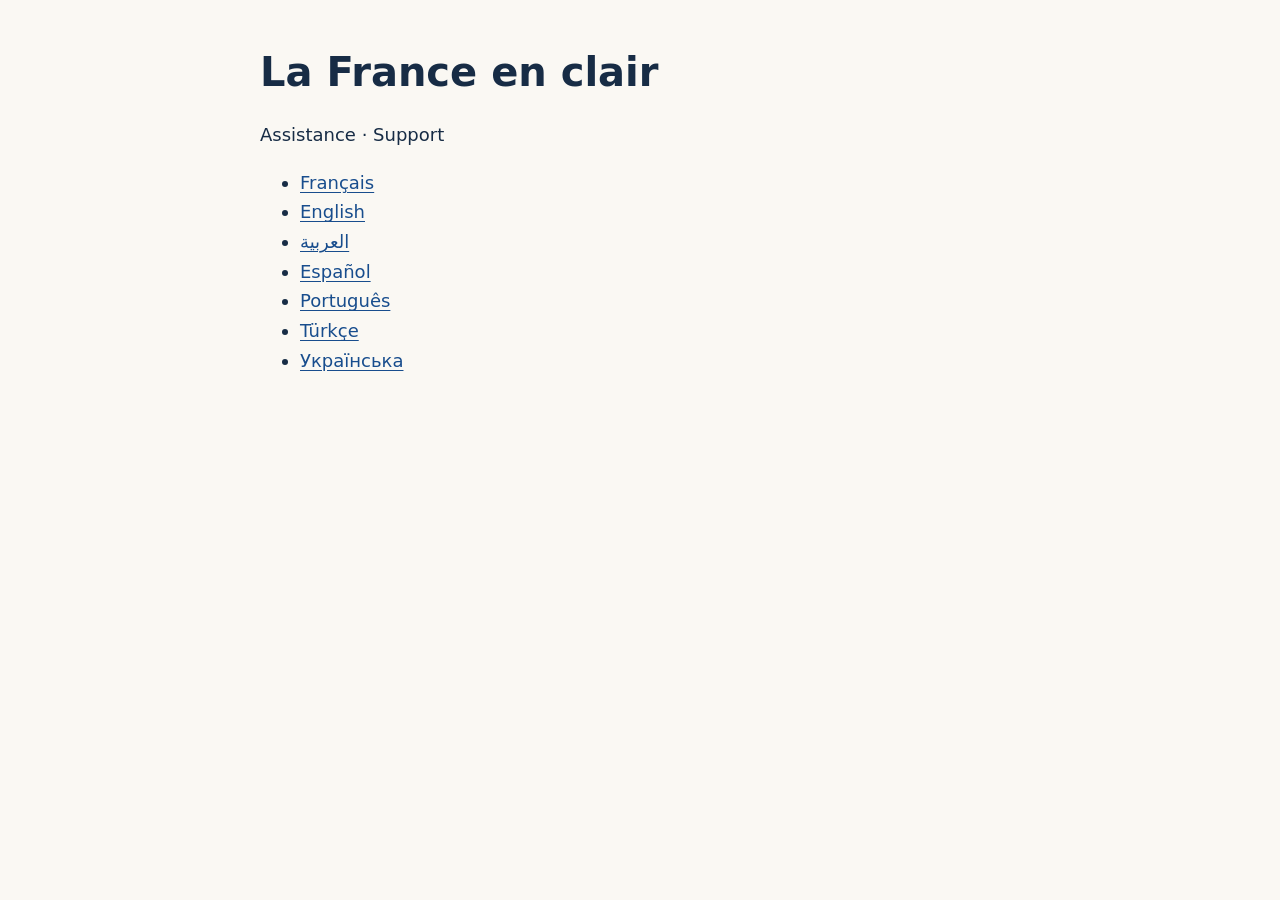
<file: index.html>
<!doctype html><html lang="fr"><head><meta charset="utf-8"><meta name="viewport" content="width=device-width,initial-scale=1"><title>La France en clair | Assistance</title><link rel="stylesheet" href="style.css"></head><body><main><h1>La France en clair</h1><p>Assistance · Support</p><ul><li><a lang="fr" href="fr/">Français</a></li><li><a lang="en" href="en/">English</a></li><li><a lang="ar" href="ar/">العربية</a></li><li><a lang="es" href="es/">Español</a></li><li><a lang="pt" href="pt/">Português</a></li><li><a lang="tr" href="tr/">Türkçe</a></li><li><a lang="uk" href="uk/">Українська</a></li></ul></main></body></html>
</file>
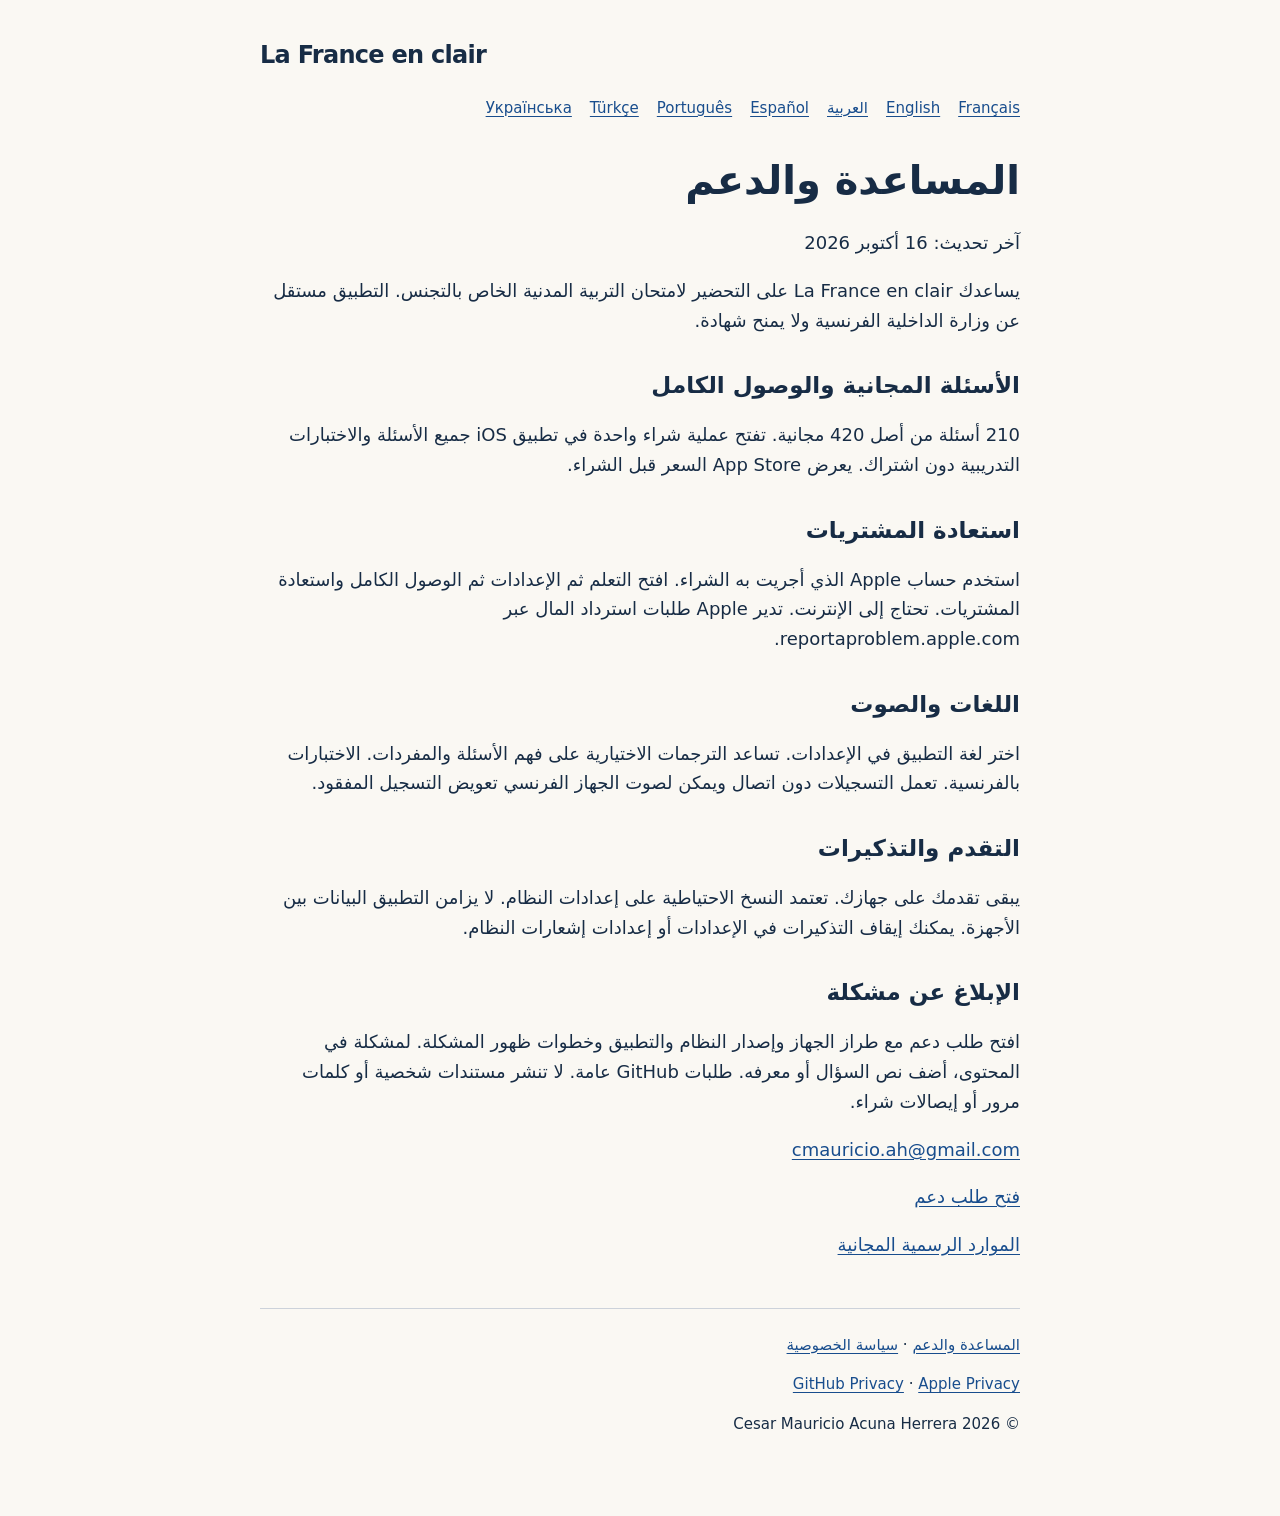
<file: ar/index.html>
<!doctype html>
<html lang="ar" dir="rtl"><head>
<meta charset="utf-8"><meta name="viewport" content="width=device-width,initial-scale=1">
<meta name="color-scheme" content="light dark"><title>المساعدة والدعم | La France en clair</title>
<link rel="stylesheet" href="../style.css"></head><body><main>
<div class="brand" dir="ltr">La France en clair</div><nav aria-label="Languages"><a lang="fr" href="../fr/">Français</a><a lang="en" href="../en/">English</a><a lang="ar" href="../ar/">العربية</a><a lang="es" href="../es/">Español</a><a lang="pt" href="../pt/">Português</a><a lang="tr" href="../tr/">Türkçe</a><a lang="uk" href="../uk/">Українська</a></nav>
<h1>المساعدة والدعم</h1><p>آخر تحديث: 16 أكتوبر 2026</p>
<p>يساعدك La France en clair على التحضير لامتحان التربية المدنية الخاص بالتجنس. التطبيق مستقل عن وزارة الداخلية الفرنسية ولا يمنح شهادة.</p><section><h2>الأسئلة المجانية والوصول الكامل</h2><p>210 أسئلة من أصل 420 مجانية. تفتح عملية شراء واحدة في تطبيق iOS جميع الأسئلة والاختبارات التدريبية دون اشتراك. يعرض App Store السعر قبل الشراء.</p></section><section><h2>استعادة المشتريات</h2><p>استخدم حساب Apple الذي أجريت به الشراء. افتح التعلم ثم الإعدادات ثم الوصول الكامل واستعادة المشتريات. تحتاج إلى الإنترنت. تدير Apple طلبات استرداد المال عبر reportaproblem.apple.com.</p></section><section><h2>اللغات والصوت</h2><p>اختر لغة التطبيق في الإعدادات. تساعد الترجمات الاختيارية على فهم الأسئلة والمفردات. الاختبارات بالفرنسية. تعمل التسجيلات دون اتصال ويمكن لصوت الجهاز الفرنسي تعويض التسجيل المفقود.</p></section><section><h2>التقدم والتذكيرات</h2><p>يبقى تقدمك على جهازك. تعتمد النسخ الاحتياطية على إعدادات النظام. لا يزامن التطبيق البيانات بين الأجهزة. يمكنك إيقاف التذكيرات في الإعدادات أو إعدادات إشعارات النظام.</p></section><section><h2>الإبلاغ عن مشكلة</h2><p>افتح طلب دعم مع طراز الجهاز وإصدار النظام والتطبيق وخطوات ظهور المشكلة. لمشكلة في المحتوى، أضف نص السؤال أو معرفه. طلبات GitHub عامة. لا تنشر مستندات شخصية أو كلمات مرور أو إيصالات شراء.</p></section>
<p><a href="mailto:cmauricio.ah@gmail.com?subject=La%20France%20en%20clair">cmauricio.ah@gmail.com</a></p>
<p><a href="https://github.com/mauri3112/la-france-en-clair-support/issues/new">فتح طلب دعم</a></p>
<p><a href="https://formation-civique.interieur.gouv.fr/">الموارد الرسمية المجانية</a></p>
<footer><a href="./">المساعدة والدعم</a> · <a href="privacy.html">سياسة الخصوصية</a>
<p><a href="https://docs.github.com/en/site-policy/privacy-policies/github-general-privacy-statement">GitHub Privacy</a> ·
<a href="https://www.apple.com/legal/privacy/">Apple Privacy</a></p>
<p>© 2026 Cesar Mauricio Acuna Herrera</p></footer></main></body></html>
</file>
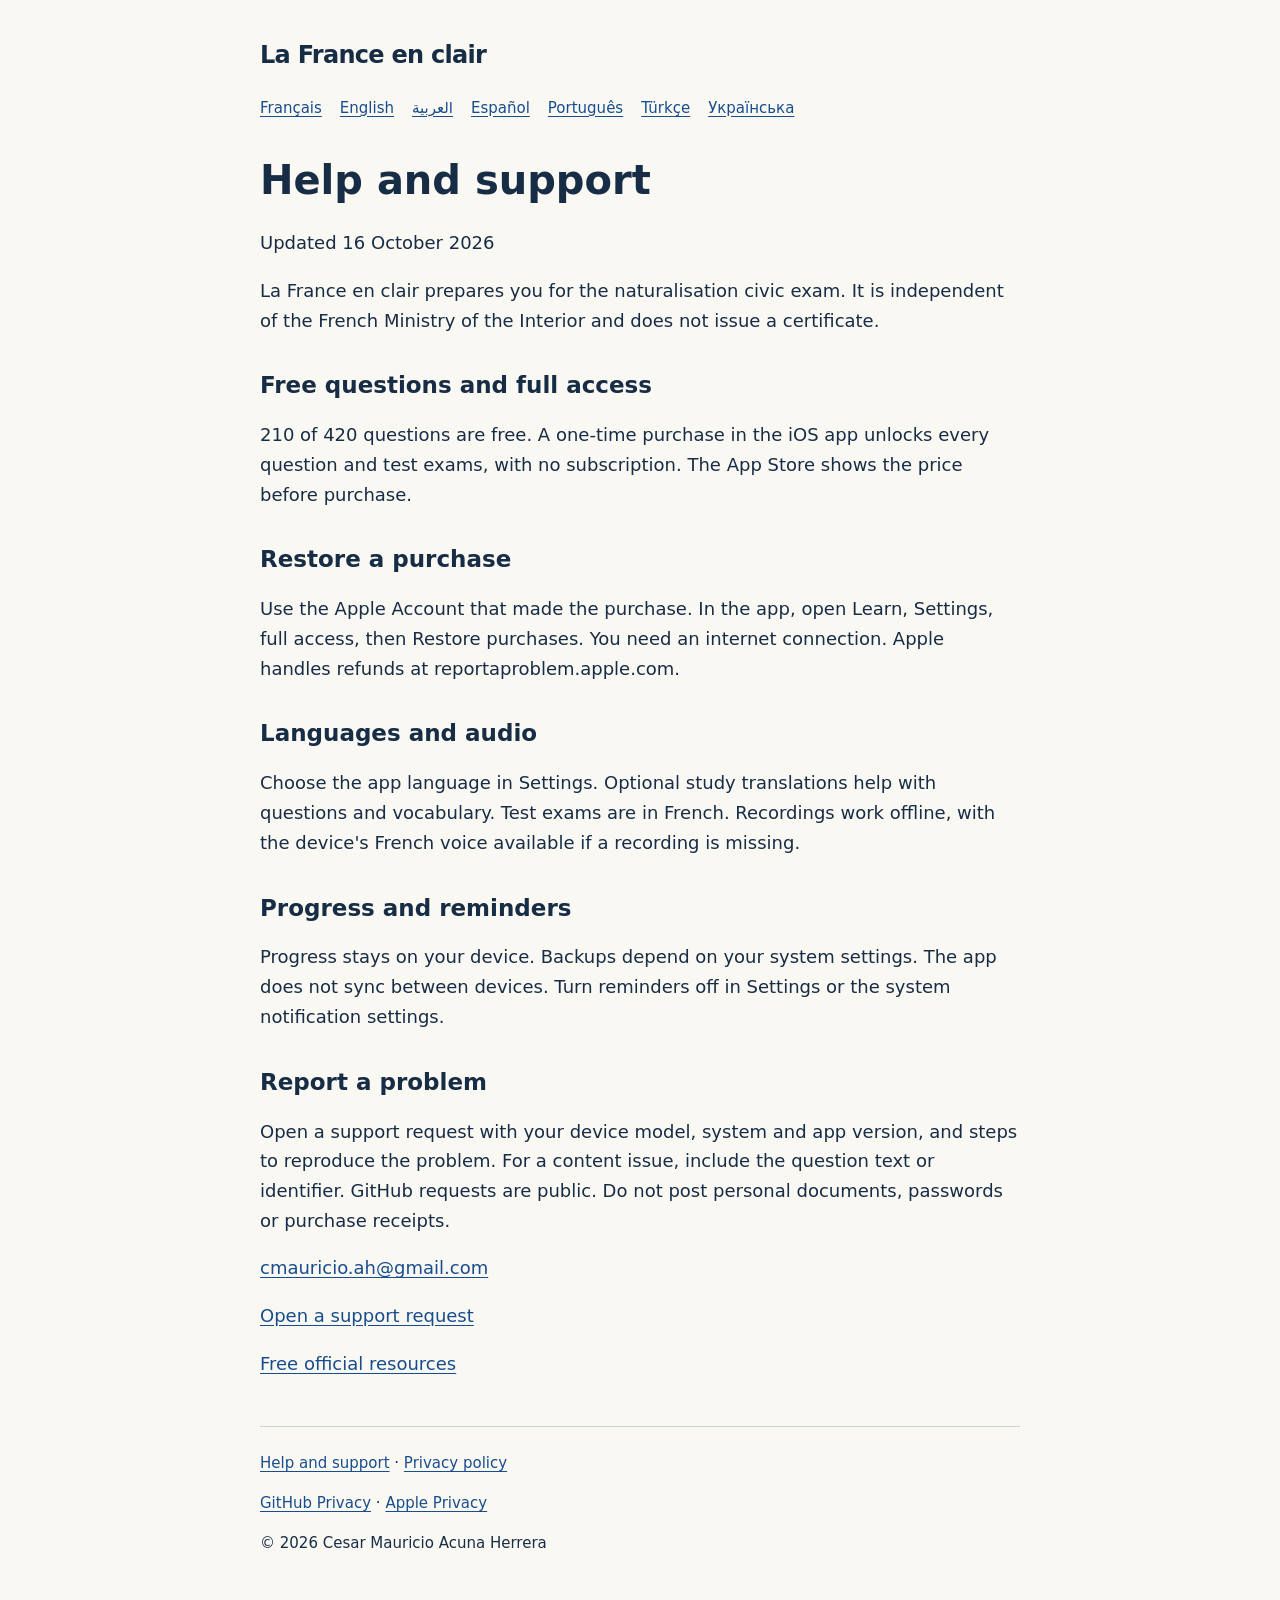
<file: en/index.html>
<!doctype html>
<html lang="en" dir="ltr"><head>
<meta charset="utf-8"><meta name="viewport" content="width=device-width,initial-scale=1">
<meta name="color-scheme" content="light dark"><title>Help and support | La France en clair</title>
<link rel="stylesheet" href="../style.css"></head><body><main>
<div class="brand" dir="ltr">La France en clair</div><nav aria-label="Languages"><a lang="fr" href="../fr/">Français</a><a lang="en" href="../en/">English</a><a lang="ar" href="../ar/">العربية</a><a lang="es" href="../es/">Español</a><a lang="pt" href="../pt/">Português</a><a lang="tr" href="../tr/">Türkçe</a><a lang="uk" href="../uk/">Українська</a></nav>
<h1>Help and support</h1><p>Updated 16 October 2026</p>
<p>La France en clair prepares you for the naturalisation civic exam. It is independent of the French Ministry of the Interior and does not issue a certificate.</p><section><h2>Free questions and full access</h2><p>210 of 420 questions are free. A one-time purchase in the iOS app unlocks every question and test exams, with no subscription. The App Store shows the price before purchase.</p></section><section><h2>Restore a purchase</h2><p>Use the Apple Account that made the purchase. In the app, open Learn, Settings, full access, then Restore purchases. You need an internet connection. Apple handles refunds at reportaproblem.apple.com.</p></section><section><h2>Languages and audio</h2><p>Choose the app language in Settings. Optional study translations help with questions and vocabulary. Test exams are in French. Recordings work offline, with the device&#x27;s French voice available if a recording is missing.</p></section><section><h2>Progress and reminders</h2><p>Progress stays on your device. Backups depend on your system settings. The app does not sync between devices. Turn reminders off in Settings or the system notification settings.</p></section><section><h2>Report a problem</h2><p>Open a support request with your device model, system and app version, and steps to reproduce the problem. For a content issue, include the question text or identifier. GitHub requests are public. Do not post personal documents, passwords or purchase receipts.</p></section>
<p><a href="mailto:cmauricio.ah@gmail.com?subject=La%20France%20en%20clair">cmauricio.ah@gmail.com</a></p>
<p><a href="https://github.com/mauri3112/la-france-en-clair-support/issues/new">Open a support request</a></p>
<p><a href="https://formation-civique.interieur.gouv.fr/">Free official resources</a></p>
<footer><a href="./">Help and support</a> · <a href="privacy.html">Privacy policy</a>
<p><a href="https://docs.github.com/en/site-policy/privacy-policies/github-general-privacy-statement">GitHub Privacy</a> ·
<a href="https://www.apple.com/legal/privacy/">Apple Privacy</a></p>
<p>© 2026 Cesar Mauricio Acuna Herrera</p></footer></main></body></html>
</file>
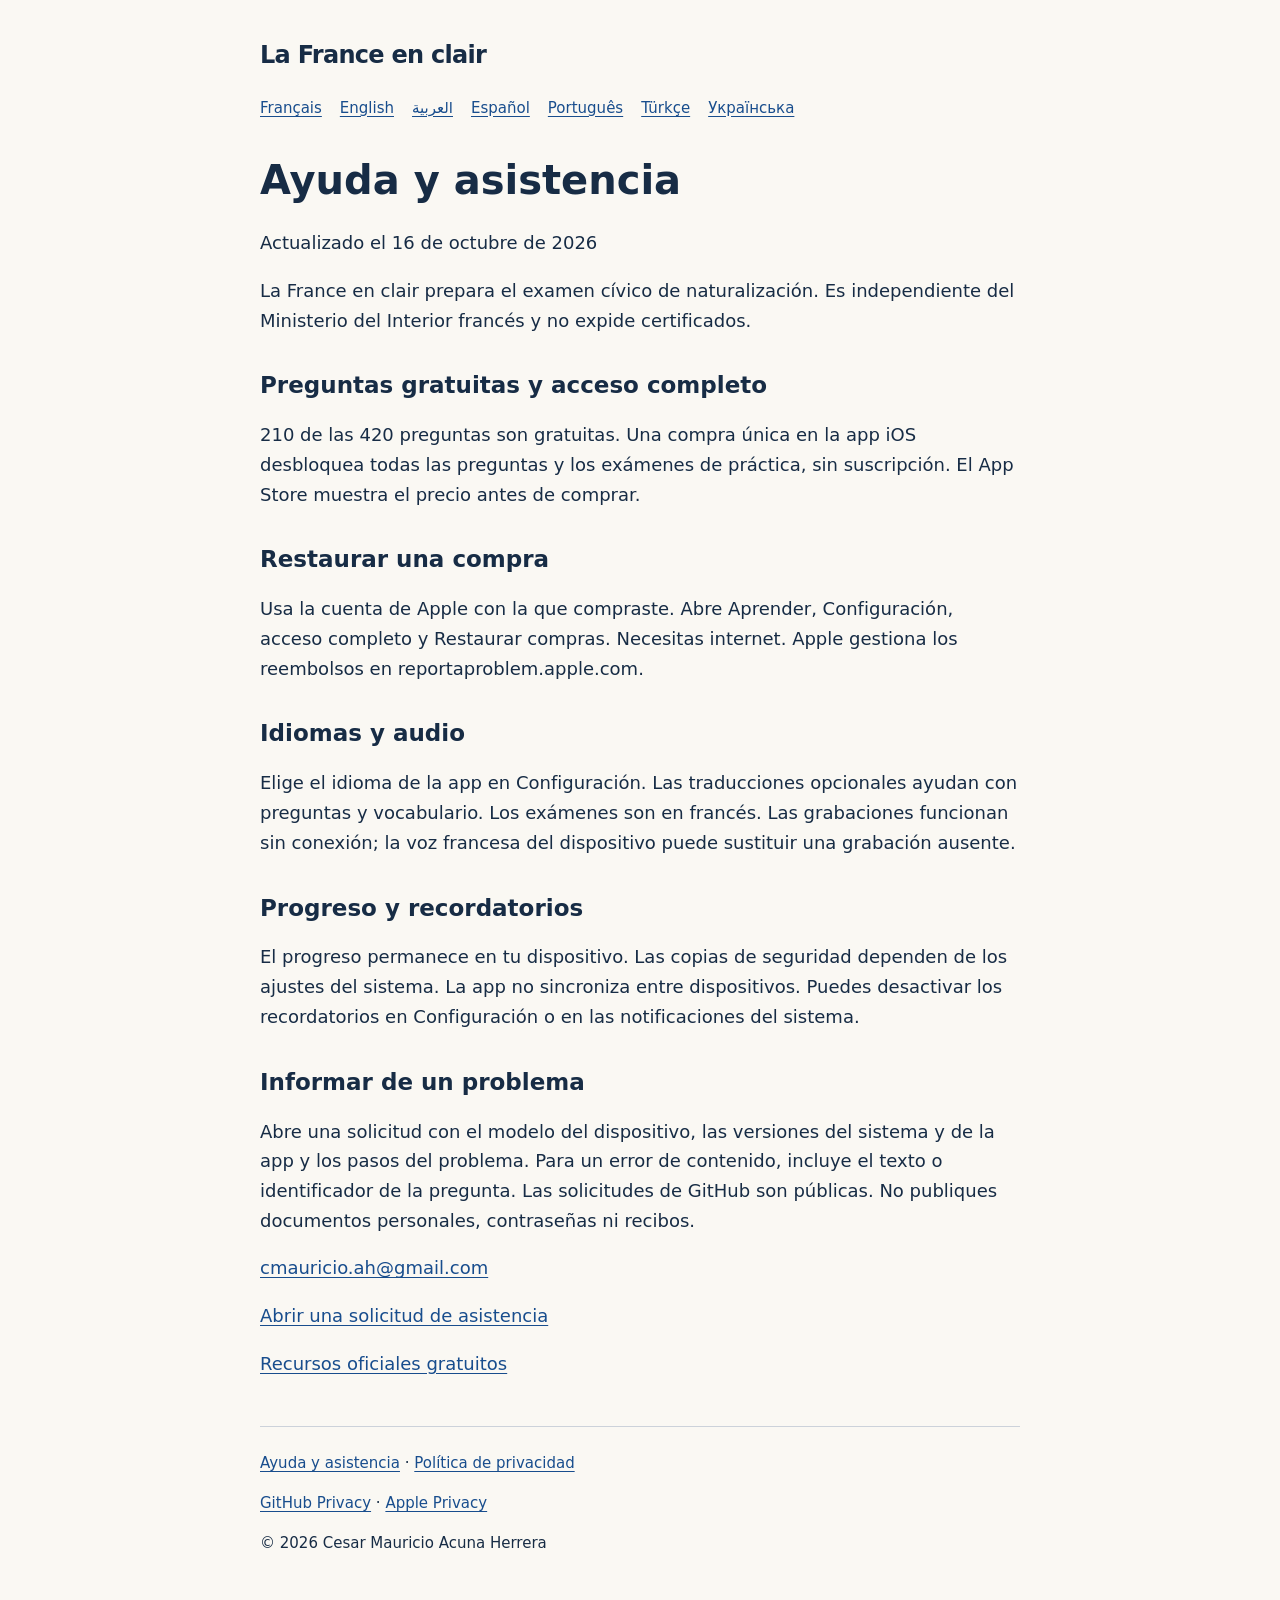
<file: es/index.html>
<!doctype html>
<html lang="es" dir="ltr"><head>
<meta charset="utf-8"><meta name="viewport" content="width=device-width,initial-scale=1">
<meta name="color-scheme" content="light dark"><title>Ayuda y asistencia | La France en clair</title>
<link rel="stylesheet" href="../style.css"></head><body><main>
<div class="brand" dir="ltr">La France en clair</div><nav aria-label="Languages"><a lang="fr" href="../fr/">Français</a><a lang="en" href="../en/">English</a><a lang="ar" href="../ar/">العربية</a><a lang="es" href="../es/">Español</a><a lang="pt" href="../pt/">Português</a><a lang="tr" href="../tr/">Türkçe</a><a lang="uk" href="../uk/">Українська</a></nav>
<h1>Ayuda y asistencia</h1><p>Actualizado el 16 de octubre de 2026</p>
<p>La France en clair prepara el examen cívico de naturalización. Es independiente del Ministerio del Interior francés y no expide certificados.</p><section><h2>Preguntas gratuitas y acceso completo</h2><p>210 de las 420 preguntas son gratuitas. Una compra única en la app iOS desbloquea todas las preguntas y los exámenes de práctica, sin suscripción. El App Store muestra el precio antes de comprar.</p></section><section><h2>Restaurar una compra</h2><p>Usa la cuenta de Apple con la que compraste. Abre Aprender, Configuración, acceso completo y Restaurar compras. Necesitas internet. Apple gestiona los reembolsos en reportaproblem.apple.com.</p></section><section><h2>Idiomas y audio</h2><p>Elige el idioma de la app en Configuración. Las traducciones opcionales ayudan con preguntas y vocabulario. Los exámenes son en francés. Las grabaciones funcionan sin conexión; la voz francesa del dispositivo puede sustituir una grabación ausente.</p></section><section><h2>Progreso y recordatorios</h2><p>El progreso permanece en tu dispositivo. Las copias de seguridad dependen de los ajustes del sistema. La app no sincroniza entre dispositivos. Puedes desactivar los recordatorios en Configuración o en las notificaciones del sistema.</p></section><section><h2>Informar de un problema</h2><p>Abre una solicitud con el modelo del dispositivo, las versiones del sistema y de la app y los pasos del problema. Para un error de contenido, incluye el texto o identificador de la pregunta. Las solicitudes de GitHub son públicas. No publiques documentos personales, contraseñas ni recibos.</p></section>
<p><a href="mailto:cmauricio.ah@gmail.com?subject=La%20France%20en%20clair">cmauricio.ah@gmail.com</a></p>
<p><a href="https://github.com/mauri3112/la-france-en-clair-support/issues/new">Abrir una solicitud de asistencia</a></p>
<p><a href="https://formation-civique.interieur.gouv.fr/">Recursos oficiales gratuitos</a></p>
<footer><a href="./">Ayuda y asistencia</a> · <a href="privacy.html">Política de privacidad</a>
<p><a href="https://docs.github.com/en/site-policy/privacy-policies/github-general-privacy-statement">GitHub Privacy</a> ·
<a href="https://www.apple.com/legal/privacy/">Apple Privacy</a></p>
<p>© 2026 Cesar Mauricio Acuna Herrera</p></footer></main></body></html>
</file>
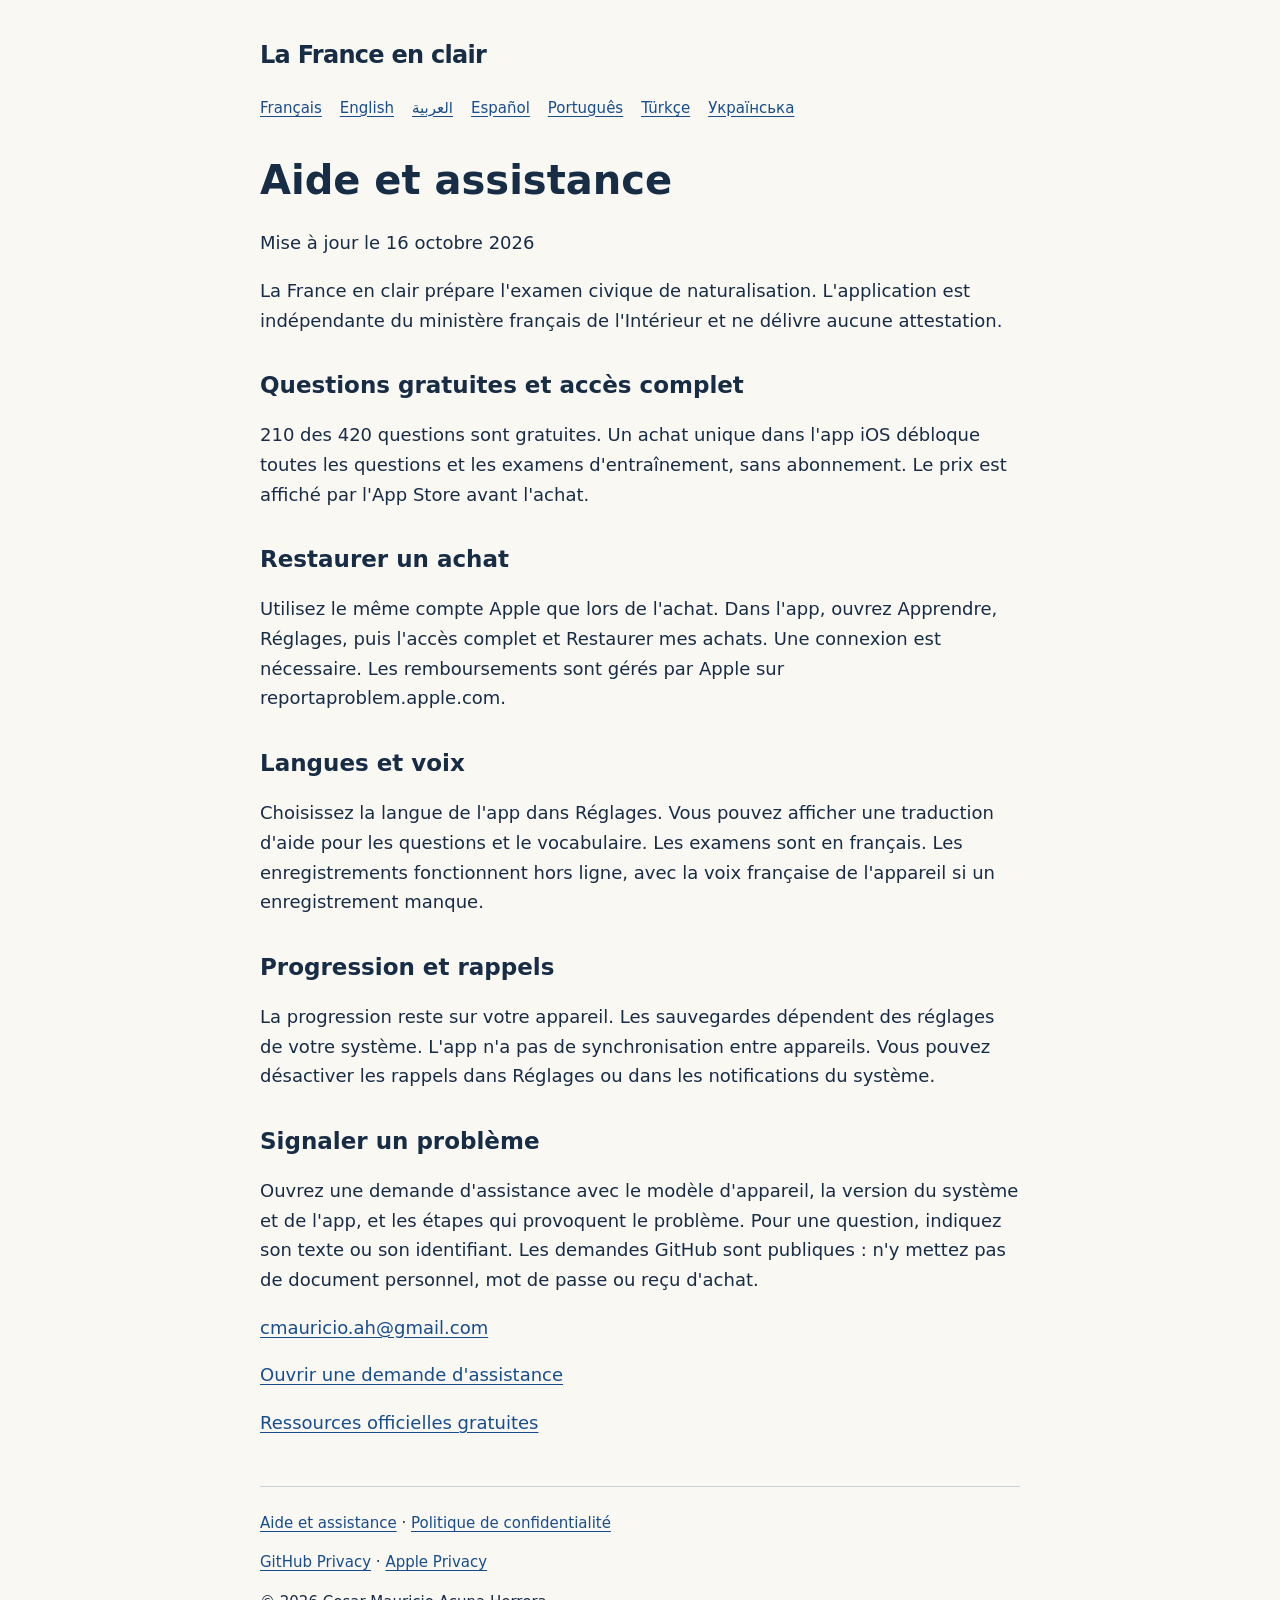
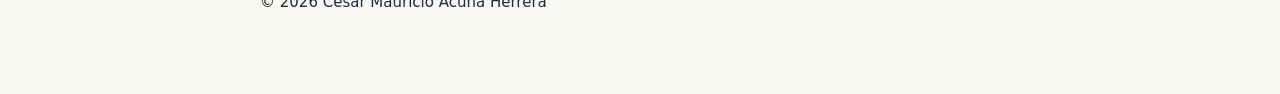
<file: fr/index.html>
<!doctype html>
<html lang="fr" dir="ltr"><head>
<meta charset="utf-8"><meta name="viewport" content="width=device-width,initial-scale=1">
<meta name="color-scheme" content="light dark"><title>Aide et assistance | La France en clair</title>
<link rel="stylesheet" href="../style.css"></head><body><main>
<div class="brand" dir="ltr">La France en clair</div><nav aria-label="Languages"><a lang="fr" href="../fr/">Français</a><a lang="en" href="../en/">English</a><a lang="ar" href="../ar/">العربية</a><a lang="es" href="../es/">Español</a><a lang="pt" href="../pt/">Português</a><a lang="tr" href="../tr/">Türkçe</a><a lang="uk" href="../uk/">Українська</a></nav>
<h1>Aide et assistance</h1><p>Mise à jour le 16 octobre 2026</p>
<p>La France en clair prépare l&#x27;examen civique de naturalisation. L&#x27;application est indépendante du ministère français de l&#x27;Intérieur et ne délivre aucune attestation.</p><section><h2>Questions gratuites et accès complet</h2><p>210 des 420 questions sont gratuites. Un achat unique dans l&#x27;app iOS débloque toutes les questions et les examens d&#x27;entraînement, sans abonnement. Le prix est affiché par l&#x27;App Store avant l&#x27;achat.</p></section><section><h2>Restaurer un achat</h2><p>Utilisez le même compte Apple que lors de l&#x27;achat. Dans l&#x27;app, ouvrez Apprendre, Réglages, puis l&#x27;accès complet et Restaurer mes achats. Une connexion est nécessaire. Les remboursements sont gérés par Apple sur reportaproblem.apple.com.</p></section><section><h2>Langues et voix</h2><p>Choisissez la langue de l&#x27;app dans Réglages. Vous pouvez afficher une traduction d&#x27;aide pour les questions et le vocabulaire. Les examens sont en français. Les enregistrements fonctionnent hors ligne, avec la voix française de l&#x27;appareil si un enregistrement manque.</p></section><section><h2>Progression et rappels</h2><p>La progression reste sur votre appareil. Les sauvegardes dépendent des réglages de votre système. L&#x27;app n&#x27;a pas de synchronisation entre appareils. Vous pouvez désactiver les rappels dans Réglages ou dans les notifications du système.</p></section><section><h2>Signaler un problème</h2><p>Ouvrez une demande d&#x27;assistance avec le modèle d&#x27;appareil, la version du système et de l&#x27;app, et les étapes qui provoquent le problème. Pour une question, indiquez son texte ou son identifiant. Les demandes GitHub sont publiques : n&#x27;y mettez pas de document personnel, mot de passe ou reçu d&#x27;achat.</p></section>
<p><a href="mailto:cmauricio.ah@gmail.com?subject=La%20France%20en%20clair">cmauricio.ah@gmail.com</a></p>
<p><a href="https://github.com/mauri3112/la-france-en-clair-support/issues/new">Ouvrir une demande d&#x27;assistance</a></p>
<p><a href="https://formation-civique.interieur.gouv.fr/">Ressources officielles gratuites</a></p>
<footer><a href="./">Aide et assistance</a> · <a href="privacy.html">Politique de confidentialité</a>
<p><a href="https://docs.github.com/en/site-policy/privacy-policies/github-general-privacy-statement">GitHub Privacy</a> ·
<a href="https://www.apple.com/legal/privacy/">Apple Privacy</a></p>
<p>© 2026 Cesar Mauricio Acuna Herrera</p></footer></main></body></html>
</file>
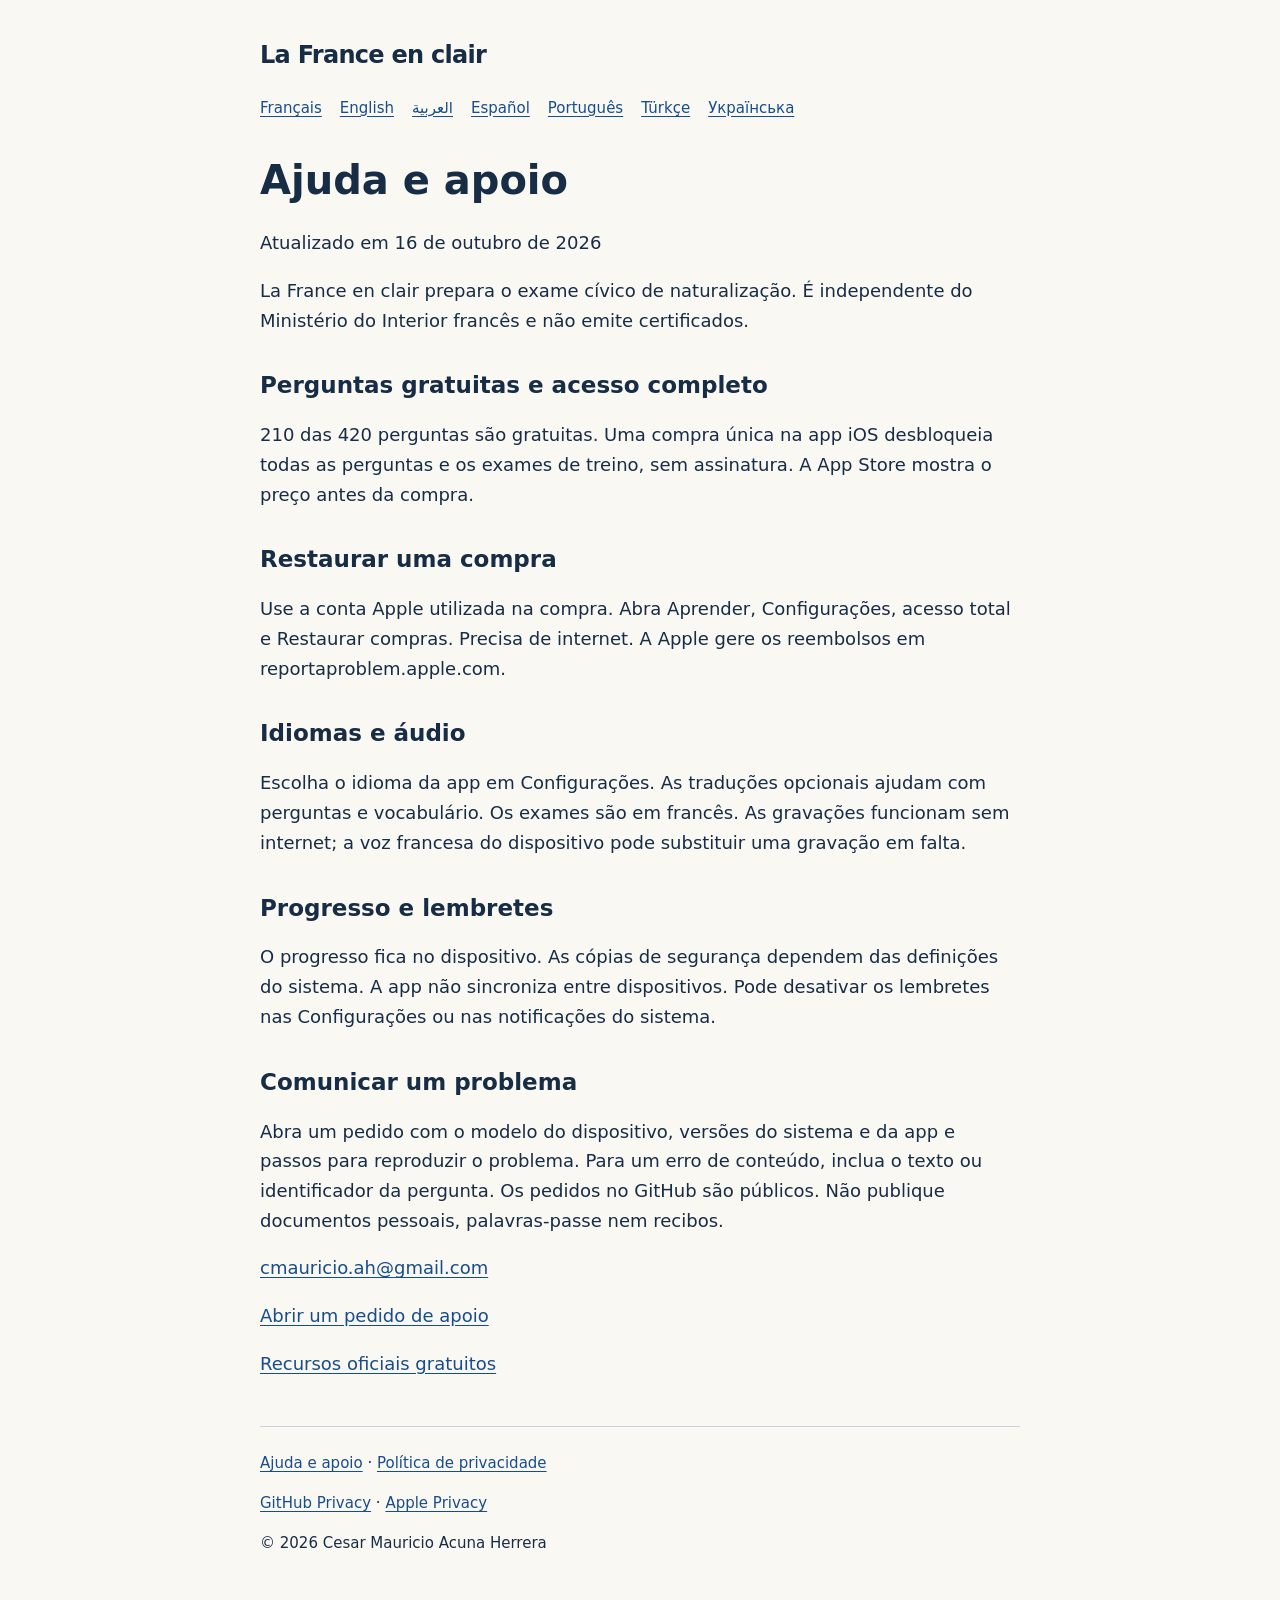
<file: pt/index.html>
<!doctype html>
<html lang="pt" dir="ltr"><head>
<meta charset="utf-8"><meta name="viewport" content="width=device-width,initial-scale=1">
<meta name="color-scheme" content="light dark"><title>Ajuda e apoio | La France en clair</title>
<link rel="stylesheet" href="../style.css"></head><body><main>
<div class="brand" dir="ltr">La France en clair</div><nav aria-label="Languages"><a lang="fr" href="../fr/">Français</a><a lang="en" href="../en/">English</a><a lang="ar" href="../ar/">العربية</a><a lang="es" href="../es/">Español</a><a lang="pt" href="../pt/">Português</a><a lang="tr" href="../tr/">Türkçe</a><a lang="uk" href="../uk/">Українська</a></nav>
<h1>Ajuda e apoio</h1><p>Atualizado em 16 de outubro de 2026</p>
<p>La France en clair prepara o exame cívico de naturalização. É independente do Ministério do Interior francês e não emite certificados.</p><section><h2>Perguntas gratuitas e acesso completo</h2><p>210 das 420 perguntas são gratuitas. Uma compra única na app iOS desbloqueia todas as perguntas e os exames de treino, sem assinatura. A App Store mostra o preço antes da compra.</p></section><section><h2>Restaurar uma compra</h2><p>Use a conta Apple utilizada na compra. Abra Aprender, Configurações, acesso total e Restaurar compras. Precisa de internet. A Apple gere os reembolsos em reportaproblem.apple.com.</p></section><section><h2>Idiomas e áudio</h2><p>Escolha o idioma da app em Configurações. As traduções opcionais ajudam com perguntas e vocabulário. Os exames são em francês. As gravações funcionam sem internet; a voz francesa do dispositivo pode substituir uma gravação em falta.</p></section><section><h2>Progresso e lembretes</h2><p>O progresso fica no dispositivo. As cópias de segurança dependem das definições do sistema. A app não sincroniza entre dispositivos. Pode desativar os lembretes nas Configurações ou nas notificações do sistema.</p></section><section><h2>Comunicar um problema</h2><p>Abra um pedido com o modelo do dispositivo, versões do sistema e da app e passos para reproduzir o problema. Para um erro de conteúdo, inclua o texto ou identificador da pergunta. Os pedidos no GitHub são públicos. Não publique documentos pessoais, palavras-passe nem recibos.</p></section>
<p><a href="mailto:cmauricio.ah@gmail.com?subject=La%20France%20en%20clair">cmauricio.ah@gmail.com</a></p>
<p><a href="https://github.com/mauri3112/la-france-en-clair-support/issues/new">Abrir um pedido de apoio</a></p>
<p><a href="https://formation-civique.interieur.gouv.fr/">Recursos oficiais gratuitos</a></p>
<footer><a href="./">Ajuda e apoio</a> · <a href="privacy.html">Política de privacidade</a>
<p><a href="https://docs.github.com/en/site-policy/privacy-policies/github-general-privacy-statement">GitHub Privacy</a> ·
<a href="https://www.apple.com/legal/privacy/">Apple Privacy</a></p>
<p>© 2026 Cesar Mauricio Acuna Herrera</p></footer></main></body></html>
</file>
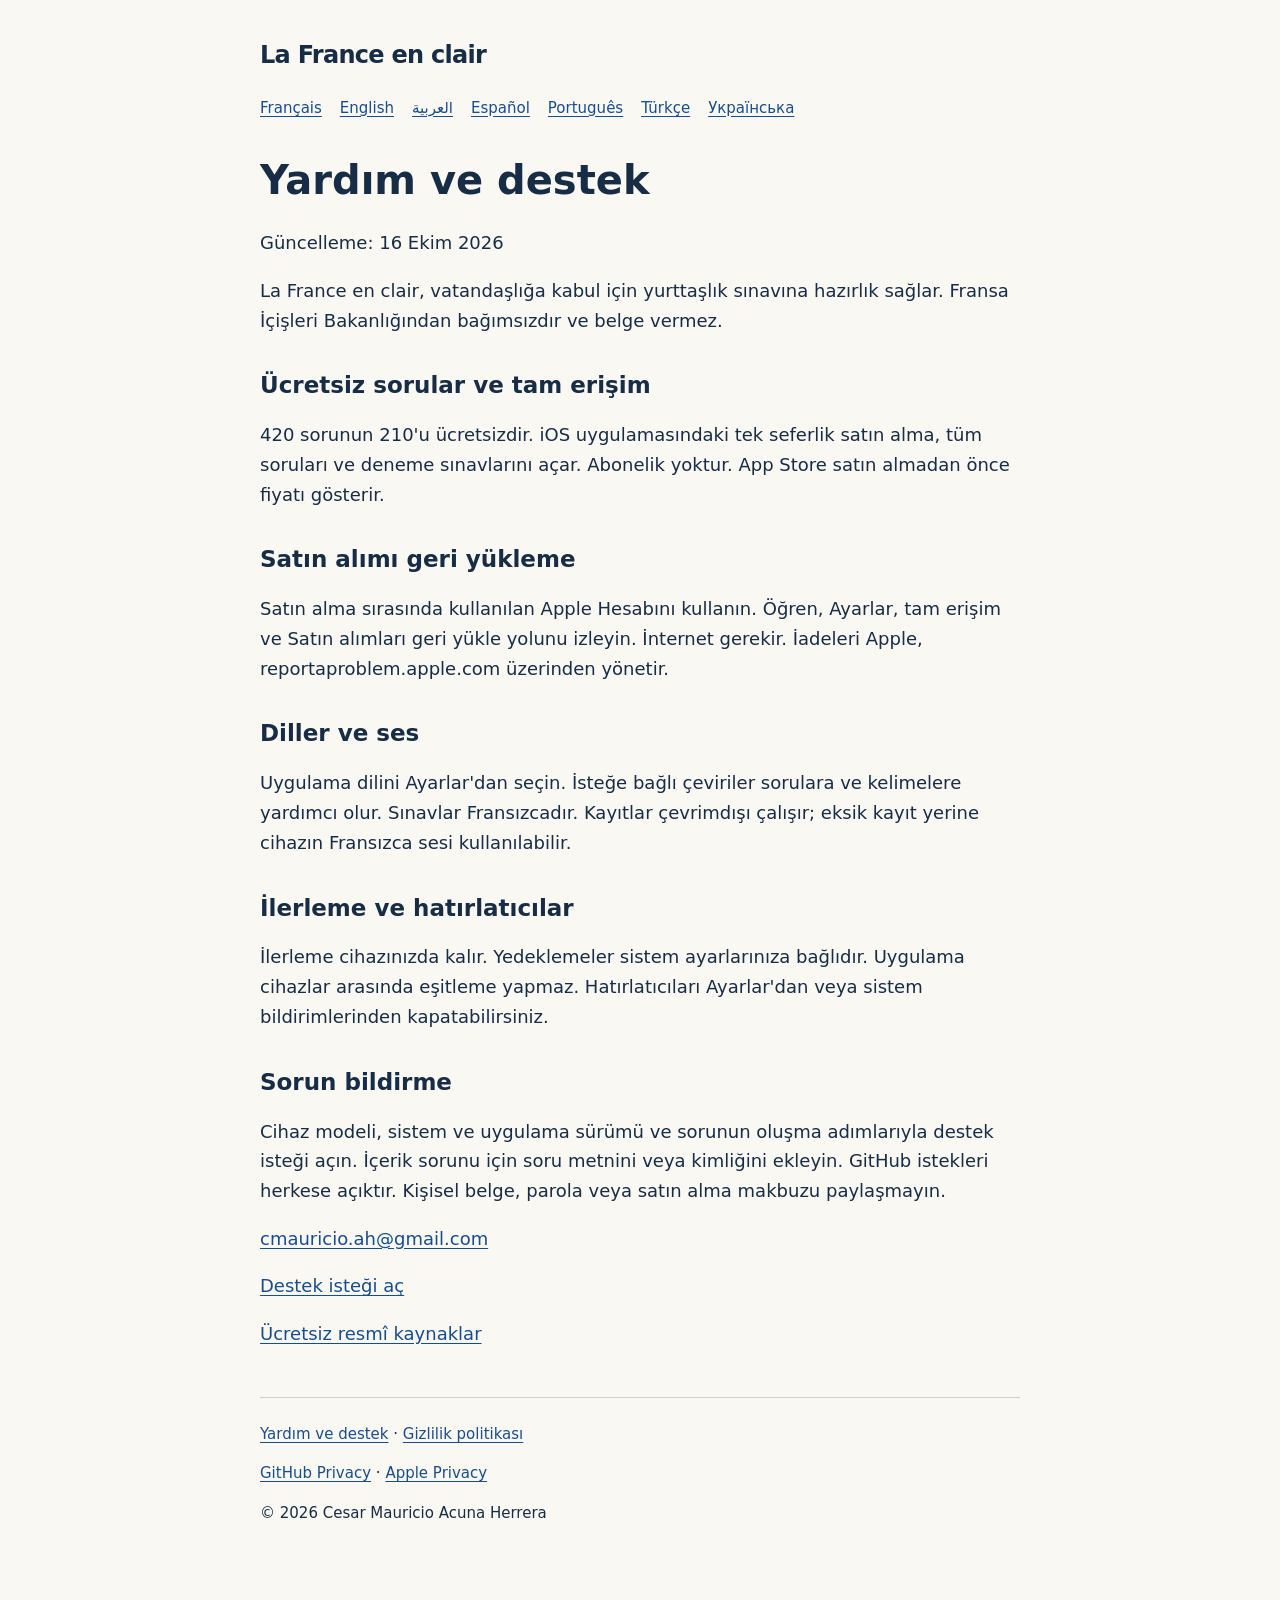
<file: tr/index.html>
<!doctype html>
<html lang="tr" dir="ltr"><head>
<meta charset="utf-8"><meta name="viewport" content="width=device-width,initial-scale=1">
<meta name="color-scheme" content="light dark"><title>Yardım ve destek | La France en clair</title>
<link rel="stylesheet" href="../style.css"></head><body><main>
<div class="brand" dir="ltr">La France en clair</div><nav aria-label="Languages"><a lang="fr" href="../fr/">Français</a><a lang="en" href="../en/">English</a><a lang="ar" href="../ar/">العربية</a><a lang="es" href="../es/">Español</a><a lang="pt" href="../pt/">Português</a><a lang="tr" href="../tr/">Türkçe</a><a lang="uk" href="../uk/">Українська</a></nav>
<h1>Yardım ve destek</h1><p>Güncelleme: 16 Ekim 2026</p>
<p>La France en clair, vatandaşlığa kabul için yurttaşlık sınavına hazırlık sağlar. Fransa İçişleri Bakanlığından bağımsızdır ve belge vermez.</p><section><h2>Ücretsiz sorular ve tam erişim</h2><p>420 sorunun 210&#x27;u ücretsizdir. iOS uygulamasındaki tek seferlik satın alma, tüm soruları ve deneme sınavlarını açar. Abonelik yoktur. App Store satın almadan önce fiyatı gösterir.</p></section><section><h2>Satın alımı geri yükleme</h2><p>Satın alma sırasında kullanılan Apple Hesabını kullanın. Öğren, Ayarlar, tam erişim ve Satın alımları geri yükle yolunu izleyin. İnternet gerekir. İadeleri Apple, reportaproblem.apple.com üzerinden yönetir.</p></section><section><h2>Diller ve ses</h2><p>Uygulama dilini Ayarlar&#x27;dan seçin. İsteğe bağlı çeviriler sorulara ve kelimelere yardımcı olur. Sınavlar Fransızcadır. Kayıtlar çevrimdışı çalışır; eksik kayıt yerine cihazın Fransızca sesi kullanılabilir.</p></section><section><h2>İlerleme ve hatırlatıcılar</h2><p>İlerleme cihazınızda kalır. Yedeklemeler sistem ayarlarınıza bağlıdır. Uygulama cihazlar arasında eşitleme yapmaz. Hatırlatıcıları Ayarlar&#x27;dan veya sistem bildirimlerinden kapatabilirsiniz.</p></section><section><h2>Sorun bildirme</h2><p>Cihaz modeli, sistem ve uygulama sürümü ve sorunun oluşma adımlarıyla destek isteği açın. İçerik sorunu için soru metnini veya kimliğini ekleyin. GitHub istekleri herkese açıktır. Kişisel belge, parola veya satın alma makbuzu paylaşmayın.</p></section>
<p><a href="mailto:cmauricio.ah@gmail.com?subject=La%20France%20en%20clair">cmauricio.ah@gmail.com</a></p>
<p><a href="https://github.com/mauri3112/la-france-en-clair-support/issues/new">Destek isteği aç</a></p>
<p><a href="https://formation-civique.interieur.gouv.fr/">Ücretsiz resmî kaynaklar</a></p>
<footer><a href="./">Yardım ve destek</a> · <a href="privacy.html">Gizlilik politikası</a>
<p><a href="https://docs.github.com/en/site-policy/privacy-policies/github-general-privacy-statement">GitHub Privacy</a> ·
<a href="https://www.apple.com/legal/privacy/">Apple Privacy</a></p>
<p>© 2026 Cesar Mauricio Acuna Herrera</p></footer></main></body></html>
</file>
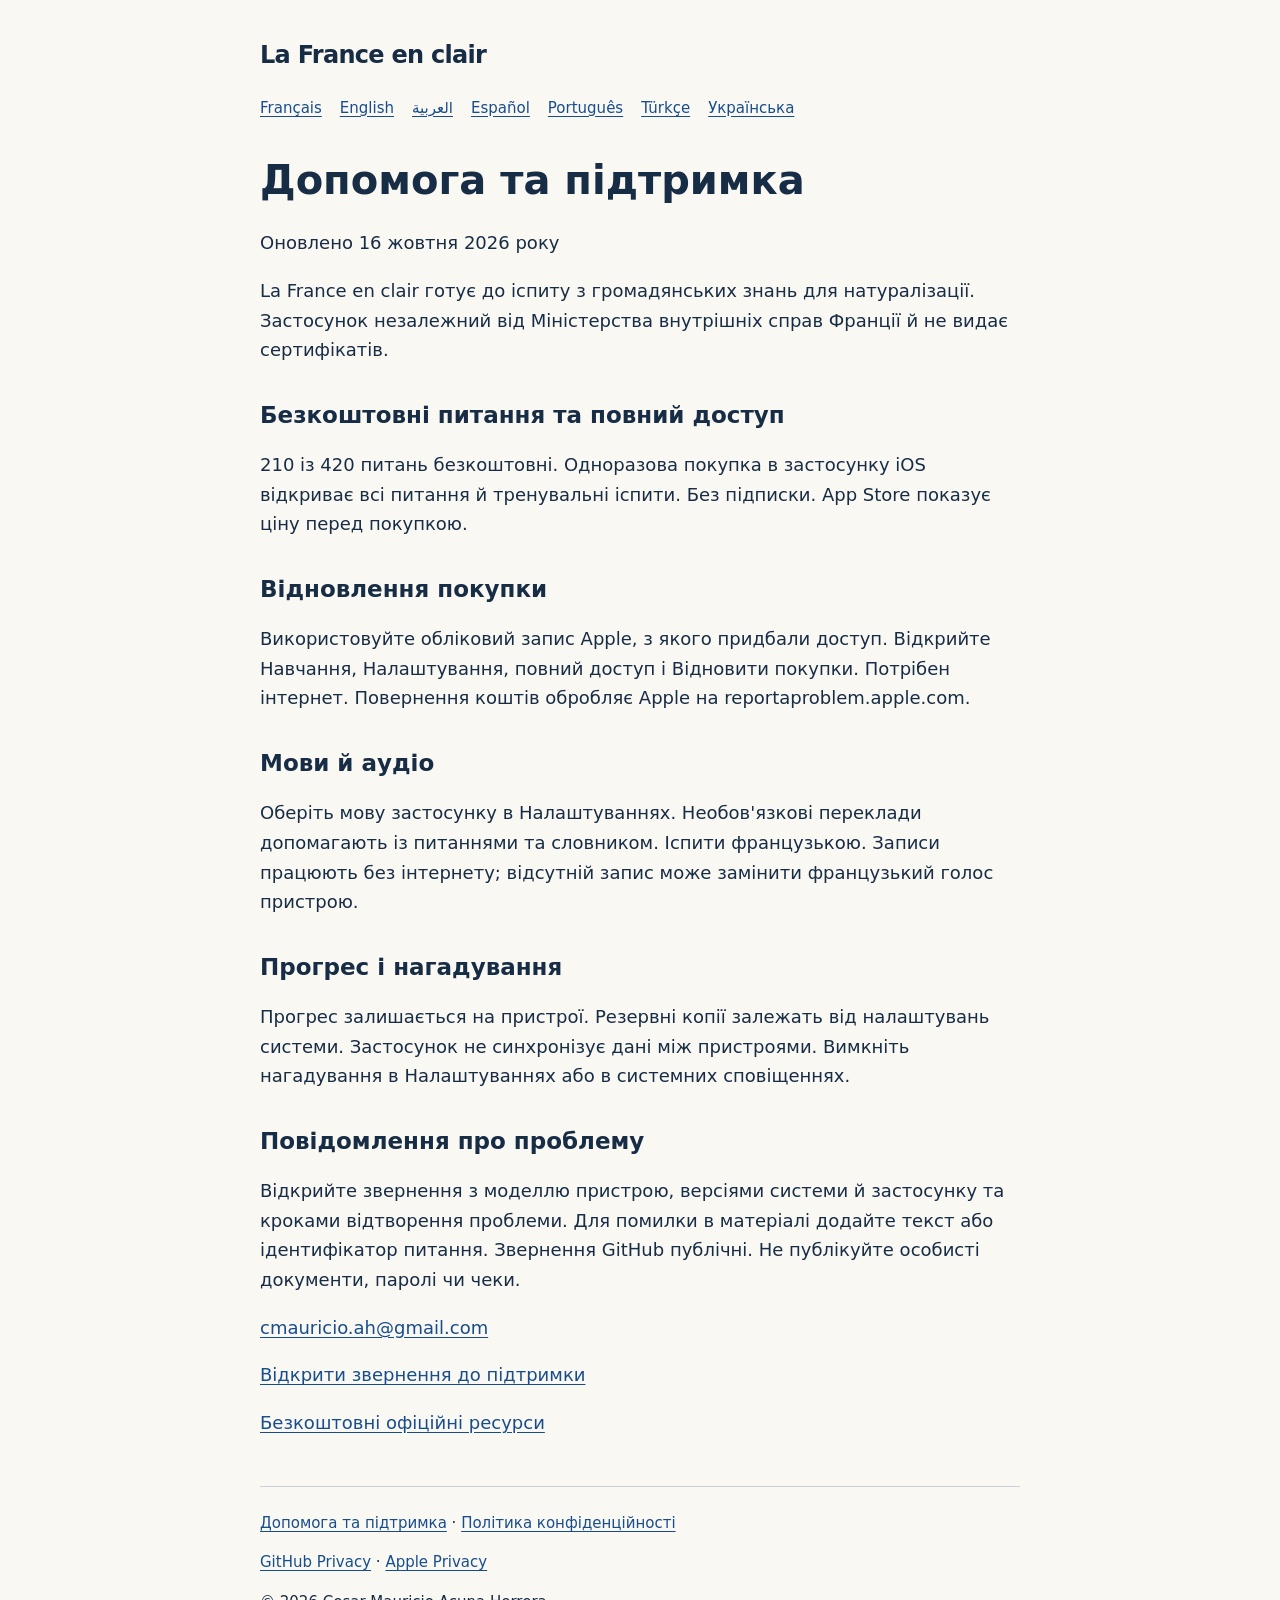
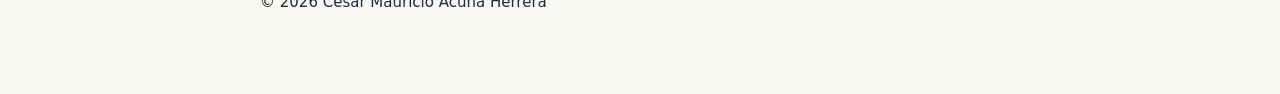
<file: uk/index.html>
<!doctype html>
<html lang="uk" dir="ltr"><head>
<meta charset="utf-8"><meta name="viewport" content="width=device-width,initial-scale=1">
<meta name="color-scheme" content="light dark"><title>Допомога та підтримка | La France en clair</title>
<link rel="stylesheet" href="../style.css"></head><body><main>
<div class="brand" dir="ltr">La France en clair</div><nav aria-label="Languages"><a lang="fr" href="../fr/">Français</a><a lang="en" href="../en/">English</a><a lang="ar" href="../ar/">العربية</a><a lang="es" href="../es/">Español</a><a lang="pt" href="../pt/">Português</a><a lang="tr" href="../tr/">Türkçe</a><a lang="uk" href="../uk/">Українська</a></nav>
<h1>Допомога та підтримка</h1><p>Оновлено 16 жовтня 2026 року</p>
<p>La France en clair готує до іспиту з громадянських знань для натуралізації. Застосунок незалежний від Міністерства внутрішніх справ Франції й не видає сертифікатів.</p><section><h2>Безкоштовні питання та повний доступ</h2><p>210 із 420 питань безкоштовні. Одноразова покупка в застосунку iOS відкриває всі питання й тренувальні іспити. Без підписки. App Store показує ціну перед покупкою.</p></section><section><h2>Відновлення покупки</h2><p>Використовуйте обліковий запис Apple, з якого придбали доступ. Відкрийте Навчання, Налаштування, повний доступ і Відновити покупки. Потрібен інтернет. Повернення коштів обробляє Apple на reportaproblem.apple.com.</p></section><section><h2>Мови й аудіо</h2><p>Оберіть мову застосунку в Налаштуваннях. Необов&#x27;язкові переклади допомагають із питаннями та словником. Іспити французькою. Записи працюють без інтернету; відсутній запис може замінити французький голос пристрою.</p></section><section><h2>Прогрес і нагадування</h2><p>Прогрес залишається на пристрої. Резервні копії залежать від налаштувань системи. Застосунок не синхронізує дані між пристроями. Вимкніть нагадування в Налаштуваннях або в системних сповіщеннях.</p></section><section><h2>Повідомлення про проблему</h2><p>Відкрийте звернення з моделлю пристрою, версіями системи й застосунку та кроками відтворення проблеми. Для помилки в матеріалі додайте текст або ідентифікатор питання. Звернення GitHub публічні. Не публікуйте особисті документи, паролі чи чеки.</p></section>
<p><a href="mailto:cmauricio.ah@gmail.com?subject=La%20France%20en%20clair">cmauricio.ah@gmail.com</a></p>
<p><a href="https://github.com/mauri3112/la-france-en-clair-support/issues/new">Відкрити звернення до підтримки</a></p>
<p><a href="https://formation-civique.interieur.gouv.fr/">Безкоштовні офіційні ресурси</a></p>
<footer><a href="./">Допомога та підтримка</a> · <a href="privacy.html">Політика конфіденційності</a>
<p><a href="https://docs.github.com/en/site-policy/privacy-policies/github-general-privacy-statement">GitHub Privacy</a> ·
<a href="https://www.apple.com/legal/privacy/">Apple Privacy</a></p>
<p>© 2026 Cesar Mauricio Acuna Herrera</p></footer></main></body></html>
</file>
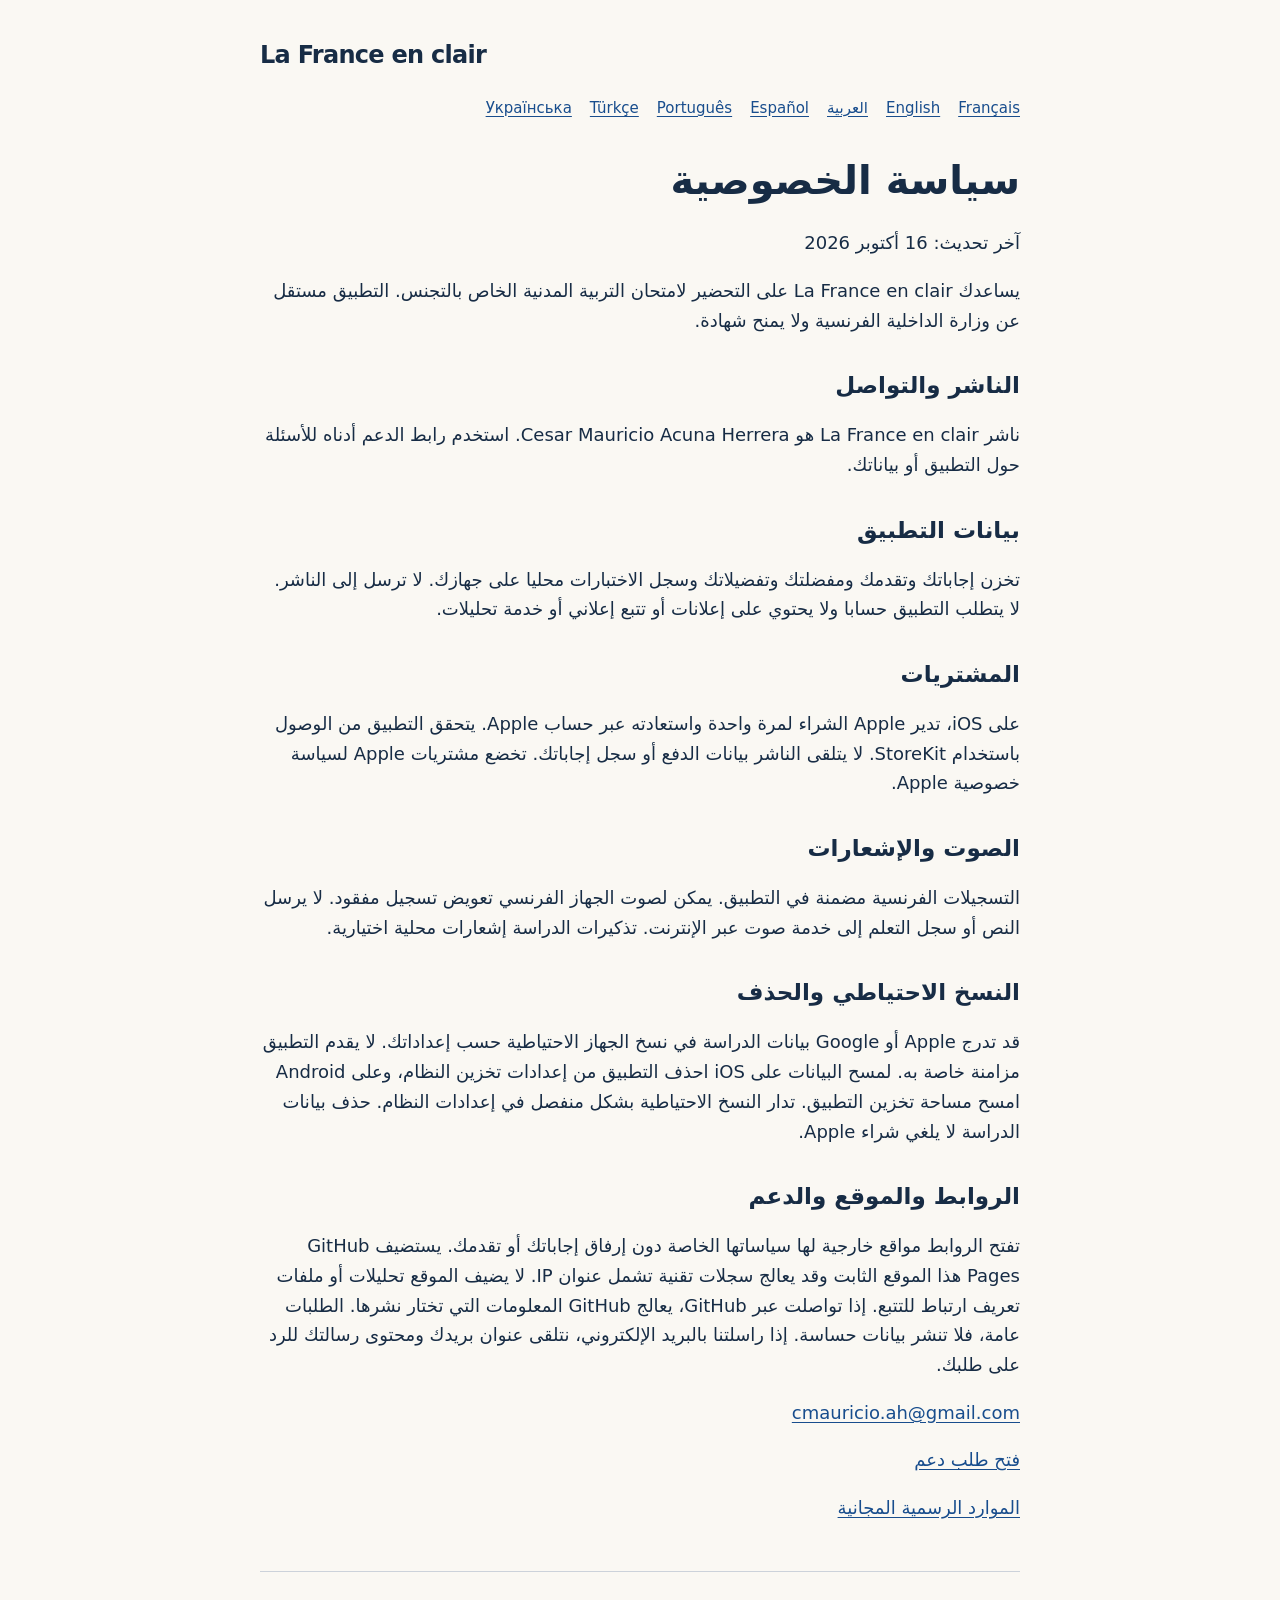
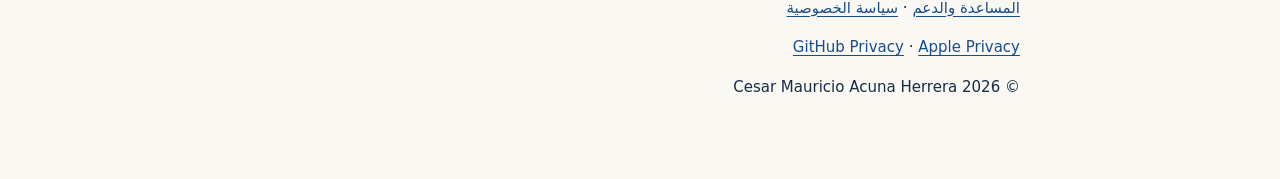
<file: ar/privacy.html>
<!doctype html>
<html lang="ar" dir="rtl"><head>
<meta charset="utf-8"><meta name="viewport" content="width=device-width,initial-scale=1">
<meta name="color-scheme" content="light dark"><title>سياسة الخصوصية | La France en clair</title>
<link rel="stylesheet" href="../style.css"></head><body><main>
<div class="brand" dir="ltr">La France en clair</div><nav aria-label="Languages"><a lang="fr" href="../fr/privacy.html">Français</a><a lang="en" href="../en/privacy.html">English</a><a lang="ar" href="../ar/privacy.html">العربية</a><a lang="es" href="../es/privacy.html">Español</a><a lang="pt" href="../pt/privacy.html">Português</a><a lang="tr" href="../tr/privacy.html">Türkçe</a><a lang="uk" href="../uk/privacy.html">Українська</a></nav>
<h1>سياسة الخصوصية</h1><p>آخر تحديث: 16 أكتوبر 2026</p>
<p>يساعدك La France en clair على التحضير لامتحان التربية المدنية الخاص بالتجنس. التطبيق مستقل عن وزارة الداخلية الفرنسية ولا يمنح شهادة.</p><section><h2>الناشر والتواصل</h2><p>ناشر La France en clair هو Cesar Mauricio Acuna Herrera. استخدم رابط الدعم أدناه للأسئلة حول التطبيق أو بياناتك.</p></section><section><h2>بيانات التطبيق</h2><p>تخزن إجاباتك وتقدمك ومفضلتك وتفضيلاتك وسجل الاختبارات محليا على جهازك. لا ترسل إلى الناشر. لا يتطلب التطبيق حسابا ولا يحتوي على إعلانات أو تتبع إعلاني أو خدمة تحليلات.</p></section><section><h2>المشتريات</h2><p>على iOS، تدير Apple الشراء لمرة واحدة واستعادته عبر حساب Apple. يتحقق التطبيق من الوصول باستخدام StoreKit. لا يتلقى الناشر بيانات الدفع أو سجل إجاباتك. تخضع مشتريات Apple لسياسة خصوصية Apple.</p></section><section><h2>الصوت والإشعارات</h2><p>التسجيلات الفرنسية مضمنة في التطبيق. يمكن لصوت الجهاز الفرنسي تعويض تسجيل مفقود. لا يرسل النص أو سجل التعلم إلى خدمة صوت عبر الإنترنت. تذكيرات الدراسة إشعارات محلية اختيارية.</p></section><section><h2>النسخ الاحتياطي والحذف</h2><p>قد تدرج Apple أو Google بيانات الدراسة في نسخ الجهاز الاحتياطية حسب إعداداتك. لا يقدم التطبيق مزامنة خاصة به. لمسح البيانات على iOS احذف التطبيق من إعدادات تخزين النظام، وعلى Android امسح مساحة تخزين التطبيق. تدار النسخ الاحتياطية بشكل منفصل في إعدادات النظام. حذف بيانات الدراسة لا يلغي شراء Apple.</p></section><section><h2>الروابط والموقع والدعم</h2><p>تفتح الروابط مواقع خارجية لها سياساتها الخاصة دون إرفاق إجاباتك أو تقدمك. يستضيف GitHub Pages هذا الموقع الثابت وقد يعالج سجلات تقنية تشمل عنوان IP. لا يضيف الموقع تحليلات أو ملفات تعريف ارتباط للتتبع. إذا تواصلت عبر GitHub، يعالج GitHub المعلومات التي تختار نشرها. الطلبات عامة، فلا تنشر بيانات حساسة. إذا راسلتنا بالبريد الإلكتروني، نتلقى عنوان بريدك ومحتوى رسالتك للرد على طلبك.</p></section>
<p><a href="mailto:cmauricio.ah@gmail.com?subject=La%20France%20en%20clair">cmauricio.ah@gmail.com</a></p>
<p><a href="https://github.com/mauri3112/la-france-en-clair-support/issues/new">فتح طلب دعم</a></p>
<p><a href="https://formation-civique.interieur.gouv.fr/">الموارد الرسمية المجانية</a></p>
<footer><a href="./">المساعدة والدعم</a> · <a href="privacy.html">سياسة الخصوصية</a>
<p><a href="https://docs.github.com/en/site-policy/privacy-policies/github-general-privacy-statement">GitHub Privacy</a> ·
<a href="https://www.apple.com/legal/privacy/">Apple Privacy</a></p>
<p>© 2026 Cesar Mauricio Acuna Herrera</p></footer></main></body></html>
</file>
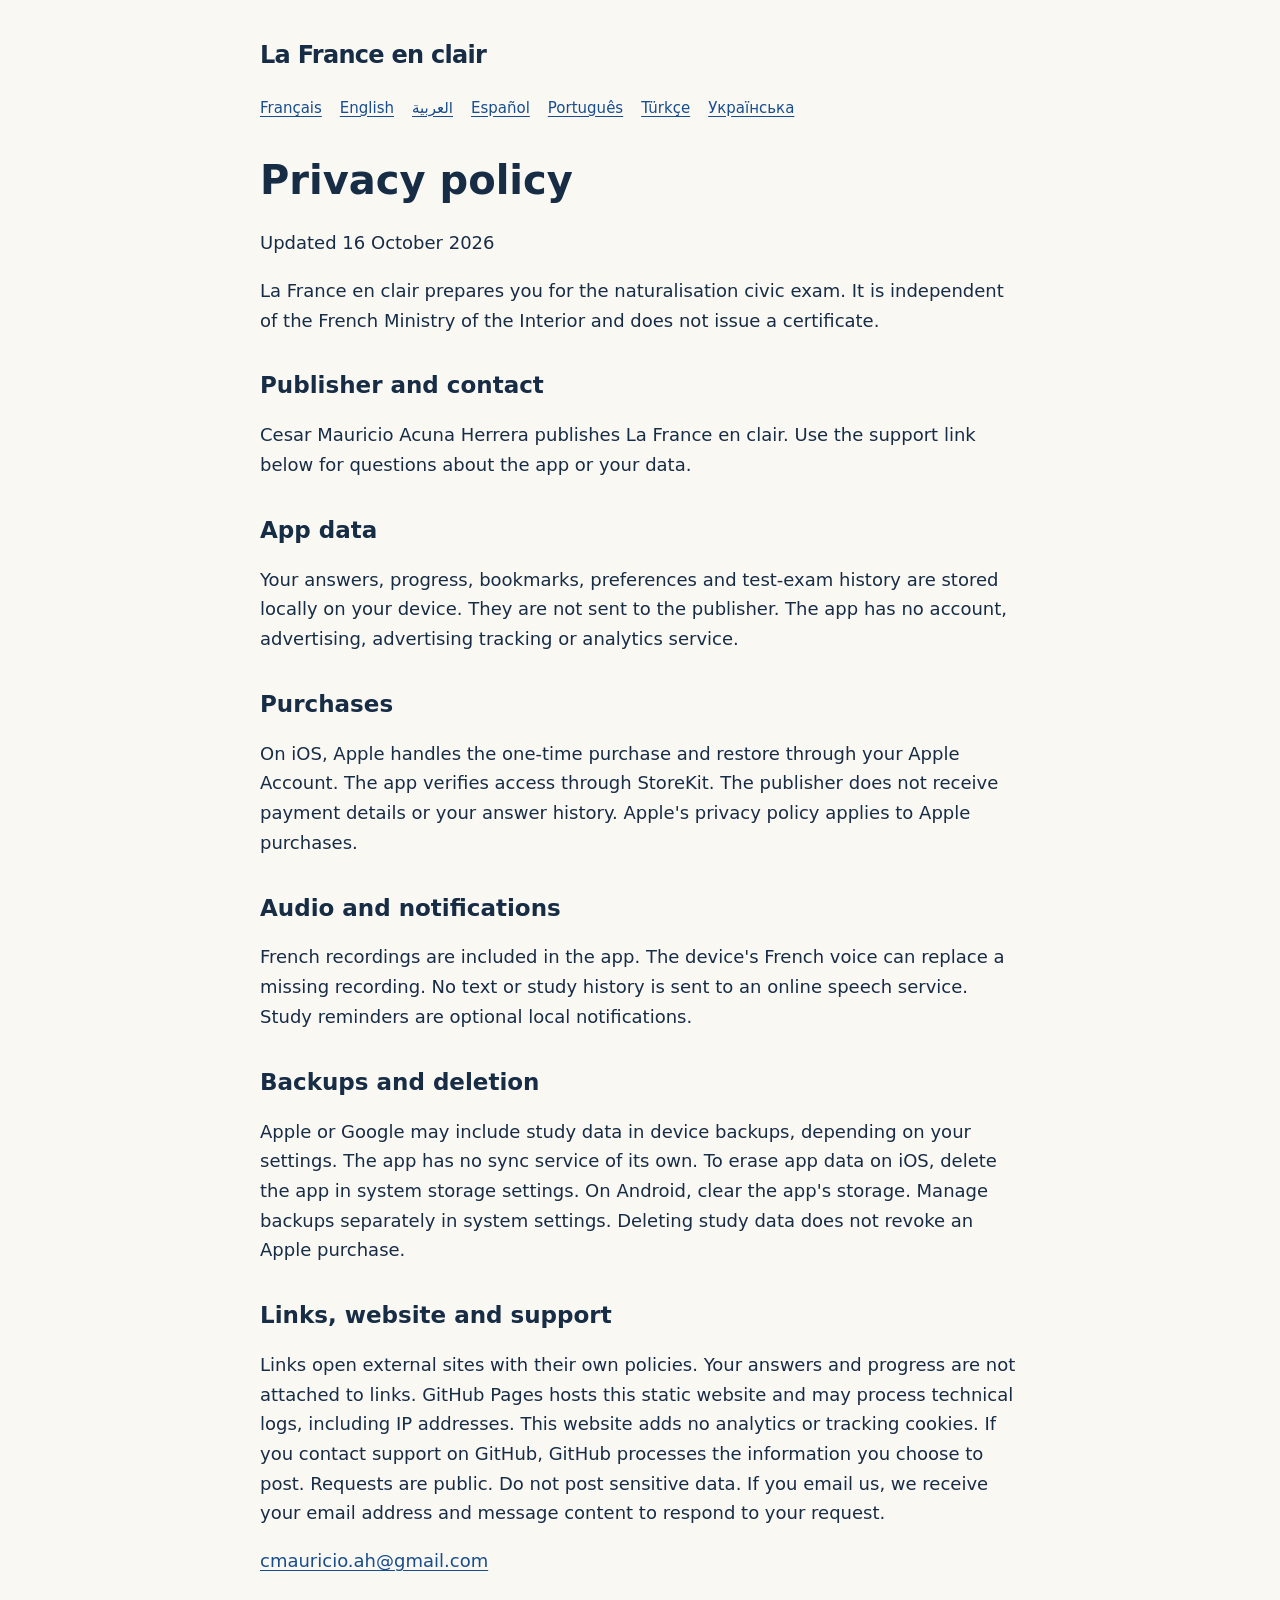
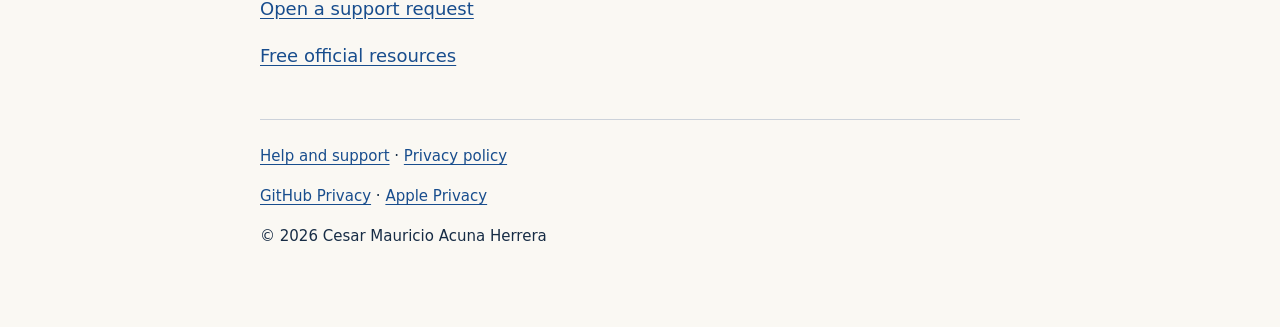
<file: en/privacy.html>
<!doctype html>
<html lang="en" dir="ltr"><head>
<meta charset="utf-8"><meta name="viewport" content="width=device-width,initial-scale=1">
<meta name="color-scheme" content="light dark"><title>Privacy policy | La France en clair</title>
<link rel="stylesheet" href="../style.css"></head><body><main>
<div class="brand" dir="ltr">La France en clair</div><nav aria-label="Languages"><a lang="fr" href="../fr/privacy.html">Français</a><a lang="en" href="../en/privacy.html">English</a><a lang="ar" href="../ar/privacy.html">العربية</a><a lang="es" href="../es/privacy.html">Español</a><a lang="pt" href="../pt/privacy.html">Português</a><a lang="tr" href="../tr/privacy.html">Türkçe</a><a lang="uk" href="../uk/privacy.html">Українська</a></nav>
<h1>Privacy policy</h1><p>Updated 16 October 2026</p>
<p>La France en clair prepares you for the naturalisation civic exam. It is independent of the French Ministry of the Interior and does not issue a certificate.</p><section><h2>Publisher and contact</h2><p>Cesar Mauricio Acuna Herrera publishes La France en clair. Use the support link below for questions about the app or your data.</p></section><section><h2>App data</h2><p>Your answers, progress, bookmarks, preferences and test-exam history are stored locally on your device. They are not sent to the publisher. The app has no account, advertising, advertising tracking or analytics service.</p></section><section><h2>Purchases</h2><p>On iOS, Apple handles the one-time purchase and restore through your Apple Account. The app verifies access through StoreKit. The publisher does not receive payment details or your answer history. Apple&#x27;s privacy policy applies to Apple purchases.</p></section><section><h2>Audio and notifications</h2><p>French recordings are included in the app. The device&#x27;s French voice can replace a missing recording. No text or study history is sent to an online speech service. Study reminders are optional local notifications.</p></section><section><h2>Backups and deletion</h2><p>Apple or Google may include study data in device backups, depending on your settings. The app has no sync service of its own. To erase app data on iOS, delete the app in system storage settings. On Android, clear the app&#x27;s storage. Manage backups separately in system settings. Deleting study data does not revoke an Apple purchase.</p></section><section><h2>Links, website and support</h2><p>Links open external sites with their own policies. Your answers and progress are not attached to links. GitHub Pages hosts this static website and may process technical logs, including IP addresses. This website adds no analytics or tracking cookies. If you contact support on GitHub, GitHub processes the information you choose to post. Requests are public. Do not post sensitive data. If you email us, we receive your email address and message content to respond to your request.</p></section>
<p><a href="mailto:cmauricio.ah@gmail.com?subject=La%20France%20en%20clair">cmauricio.ah@gmail.com</a></p>
<p><a href="https://github.com/mauri3112/la-france-en-clair-support/issues/new">Open a support request</a></p>
<p><a href="https://formation-civique.interieur.gouv.fr/">Free official resources</a></p>
<footer><a href="./">Help and support</a> · <a href="privacy.html">Privacy policy</a>
<p><a href="https://docs.github.com/en/site-policy/privacy-policies/github-general-privacy-statement">GitHub Privacy</a> ·
<a href="https://www.apple.com/legal/privacy/">Apple Privacy</a></p>
<p>© 2026 Cesar Mauricio Acuna Herrera</p></footer></main></body></html>
</file>
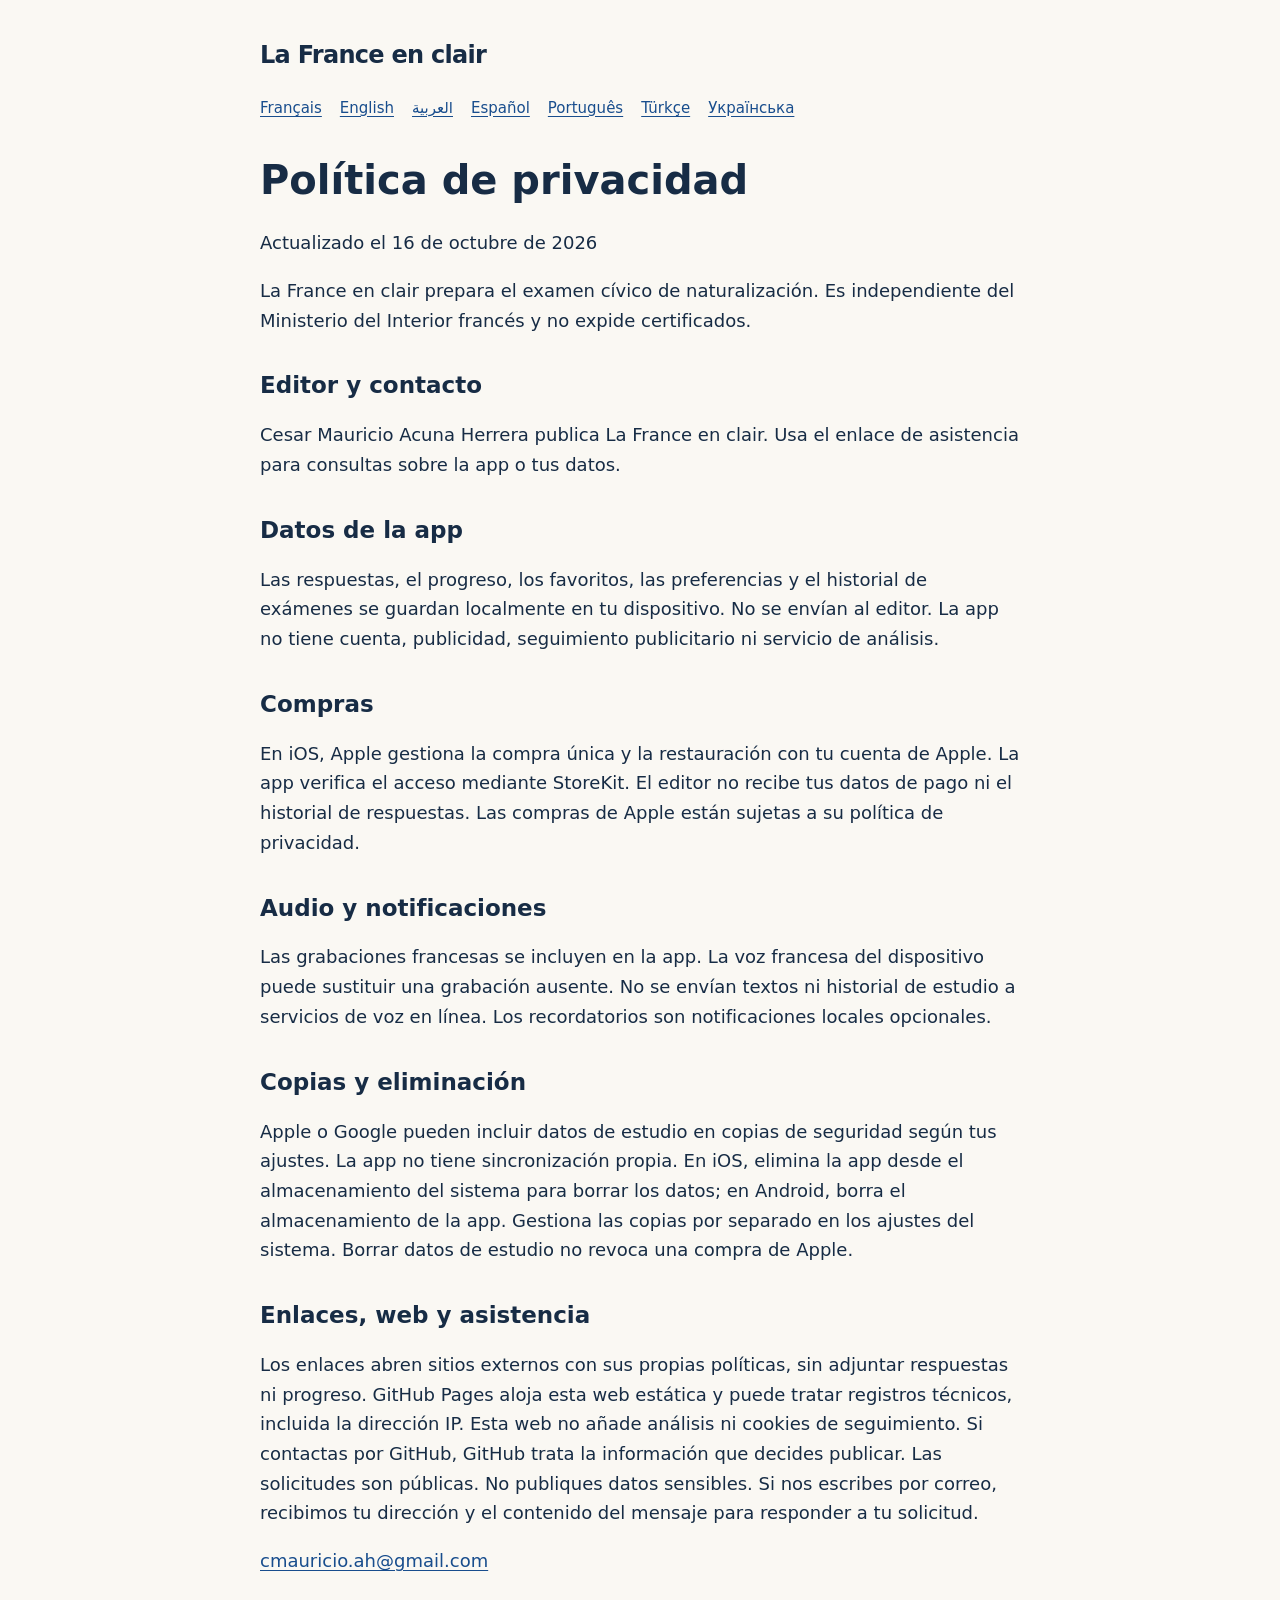
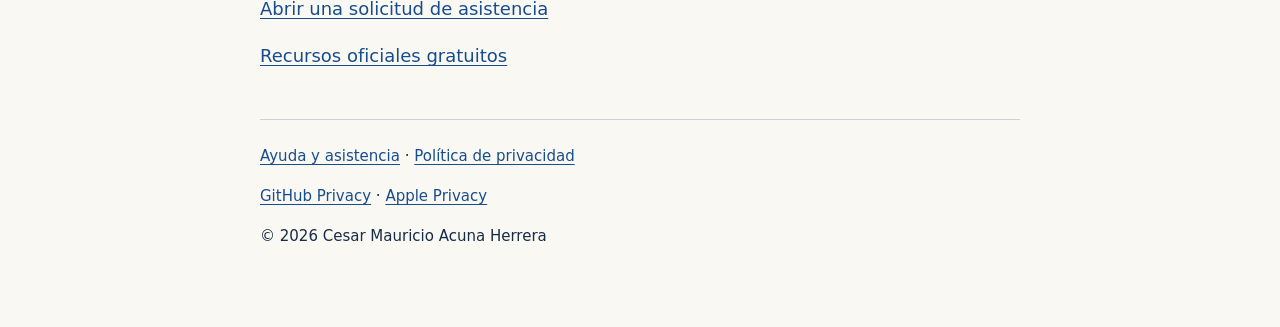
<file: es/privacy.html>
<!doctype html>
<html lang="es" dir="ltr"><head>
<meta charset="utf-8"><meta name="viewport" content="width=device-width,initial-scale=1">
<meta name="color-scheme" content="light dark"><title>Política de privacidad | La France en clair</title>
<link rel="stylesheet" href="../style.css"></head><body><main>
<div class="brand" dir="ltr">La France en clair</div><nav aria-label="Languages"><a lang="fr" href="../fr/privacy.html">Français</a><a lang="en" href="../en/privacy.html">English</a><a lang="ar" href="../ar/privacy.html">العربية</a><a lang="es" href="../es/privacy.html">Español</a><a lang="pt" href="../pt/privacy.html">Português</a><a lang="tr" href="../tr/privacy.html">Türkçe</a><a lang="uk" href="../uk/privacy.html">Українська</a></nav>
<h1>Política de privacidad</h1><p>Actualizado el 16 de octubre de 2026</p>
<p>La France en clair prepara el examen cívico de naturalización. Es independiente del Ministerio del Interior francés y no expide certificados.</p><section><h2>Editor y contacto</h2><p>Cesar Mauricio Acuna Herrera publica La France en clair. Usa el enlace de asistencia para consultas sobre la app o tus datos.</p></section><section><h2>Datos de la app</h2><p>Las respuestas, el progreso, los favoritos, las preferencias y el historial de exámenes se guardan localmente en tu dispositivo. No se envían al editor. La app no tiene cuenta, publicidad, seguimiento publicitario ni servicio de análisis.</p></section><section><h2>Compras</h2><p>En iOS, Apple gestiona la compra única y la restauración con tu cuenta de Apple. La app verifica el acceso mediante StoreKit. El editor no recibe tus datos de pago ni el historial de respuestas. Las compras de Apple están sujetas a su política de privacidad.</p></section><section><h2>Audio y notificaciones</h2><p>Las grabaciones francesas se incluyen en la app. La voz francesa del dispositivo puede sustituir una grabación ausente. No se envían textos ni historial de estudio a servicios de voz en línea. Los recordatorios son notificaciones locales opcionales.</p></section><section><h2>Copias y eliminación</h2><p>Apple o Google pueden incluir datos de estudio en copias de seguridad según tus ajustes. La app no tiene sincronización propia. En iOS, elimina la app desde el almacenamiento del sistema para borrar los datos; en Android, borra el almacenamiento de la app. Gestiona las copias por separado en los ajustes del sistema. Borrar datos de estudio no revoca una compra de Apple.</p></section><section><h2>Enlaces, web y asistencia</h2><p>Los enlaces abren sitios externos con sus propias políticas, sin adjuntar respuestas ni progreso. GitHub Pages aloja esta web estática y puede tratar registros técnicos, incluida la dirección IP. Esta web no añade análisis ni cookies de seguimiento. Si contactas por GitHub, GitHub trata la información que decides publicar. Las solicitudes son públicas. No publiques datos sensibles. Si nos escribes por correo, recibimos tu dirección y el contenido del mensaje para responder a tu solicitud.</p></section>
<p><a href="mailto:cmauricio.ah@gmail.com?subject=La%20France%20en%20clair">cmauricio.ah@gmail.com</a></p>
<p><a href="https://github.com/mauri3112/la-france-en-clair-support/issues/new">Abrir una solicitud de asistencia</a></p>
<p><a href="https://formation-civique.interieur.gouv.fr/">Recursos oficiales gratuitos</a></p>
<footer><a href="./">Ayuda y asistencia</a> · <a href="privacy.html">Política de privacidad</a>
<p><a href="https://docs.github.com/en/site-policy/privacy-policies/github-general-privacy-statement">GitHub Privacy</a> ·
<a href="https://www.apple.com/legal/privacy/">Apple Privacy</a></p>
<p>© 2026 Cesar Mauricio Acuna Herrera</p></footer></main></body></html>
</file>
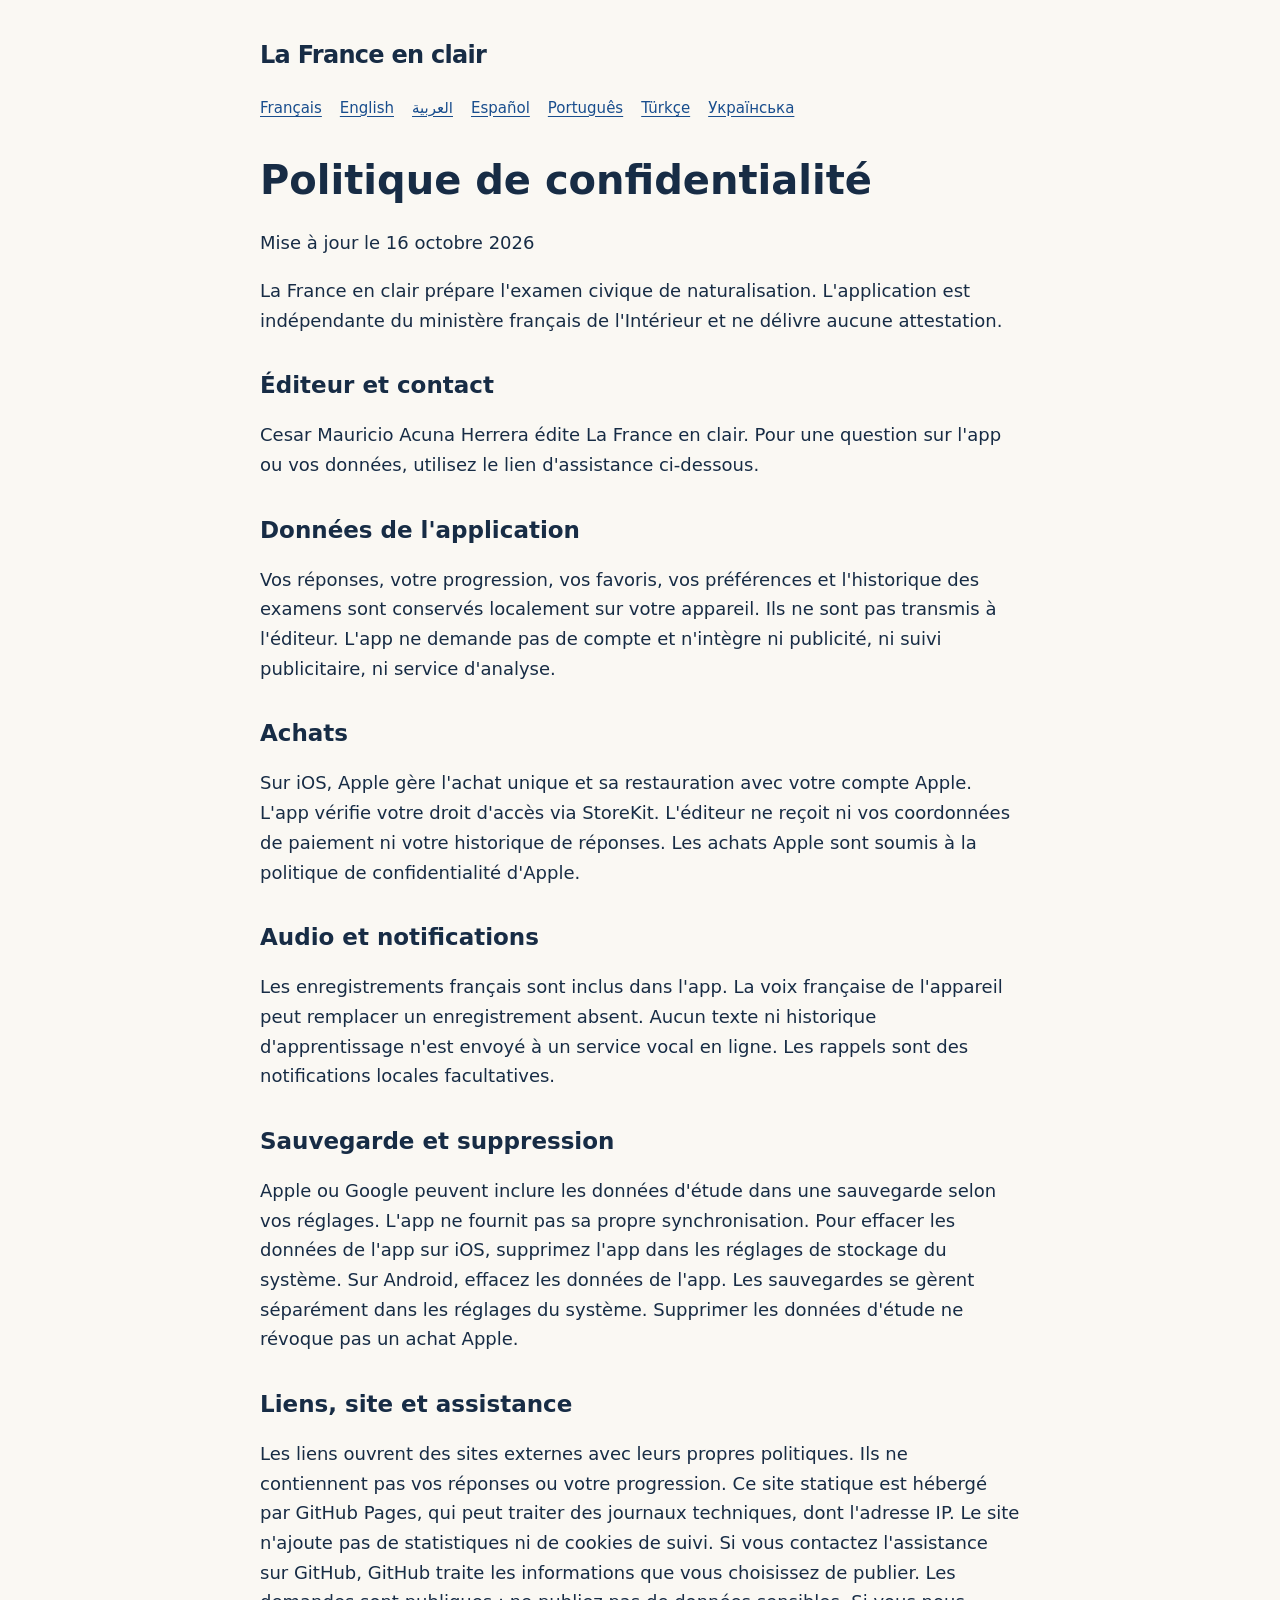
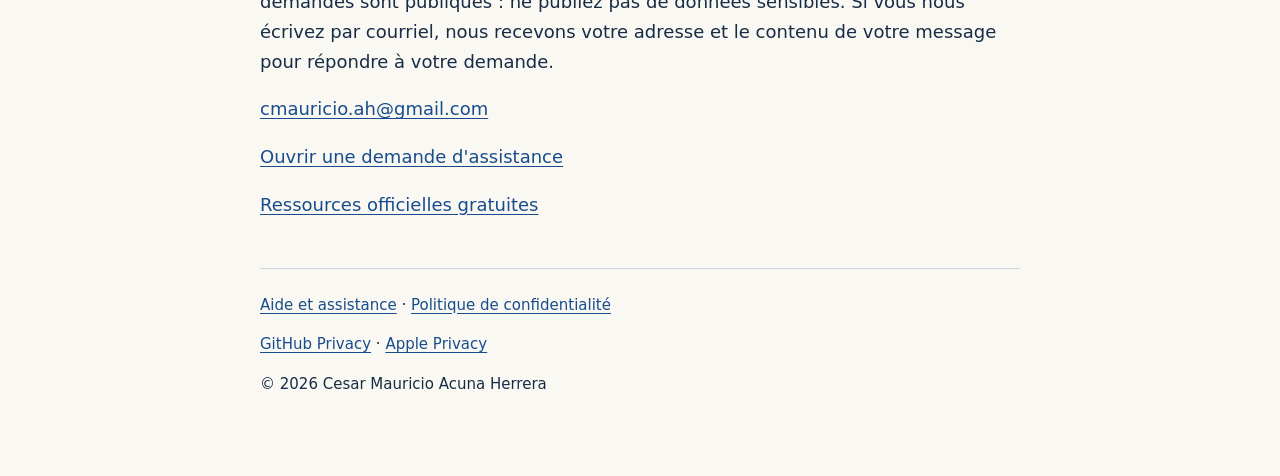
<file: fr/privacy.html>
<!doctype html>
<html lang="fr" dir="ltr"><head>
<meta charset="utf-8"><meta name="viewport" content="width=device-width,initial-scale=1">
<meta name="color-scheme" content="light dark"><title>Politique de confidentialité | La France en clair</title>
<link rel="stylesheet" href="../style.css"></head><body><main>
<div class="brand" dir="ltr">La France en clair</div><nav aria-label="Languages"><a lang="fr" href="../fr/privacy.html">Français</a><a lang="en" href="../en/privacy.html">English</a><a lang="ar" href="../ar/privacy.html">العربية</a><a lang="es" href="../es/privacy.html">Español</a><a lang="pt" href="../pt/privacy.html">Português</a><a lang="tr" href="../tr/privacy.html">Türkçe</a><a lang="uk" href="../uk/privacy.html">Українська</a></nav>
<h1>Politique de confidentialité</h1><p>Mise à jour le 16 octobre 2026</p>
<p>La France en clair prépare l&#x27;examen civique de naturalisation. L&#x27;application est indépendante du ministère français de l&#x27;Intérieur et ne délivre aucune attestation.</p><section><h2>Éditeur et contact</h2><p>Cesar Mauricio Acuna Herrera édite La France en clair. Pour une question sur l&#x27;app ou vos données, utilisez le lien d&#x27;assistance ci-dessous.</p></section><section><h2>Données de l&#x27;application</h2><p>Vos réponses, votre progression, vos favoris, vos préférences et l&#x27;historique des examens sont conservés localement sur votre appareil. Ils ne sont pas transmis à l&#x27;éditeur. L&#x27;app ne demande pas de compte et n&#x27;intègre ni publicité, ni suivi publicitaire, ni service d&#x27;analyse.</p></section><section><h2>Achats</h2><p>Sur iOS, Apple gère l&#x27;achat unique et sa restauration avec votre compte Apple. L&#x27;app vérifie votre droit d&#x27;accès via StoreKit. L&#x27;éditeur ne reçoit ni vos coordonnées de paiement ni votre historique de réponses. Les achats Apple sont soumis à la politique de confidentialité d&#x27;Apple.</p></section><section><h2>Audio et notifications</h2><p>Les enregistrements français sont inclus dans l&#x27;app. La voix française de l&#x27;appareil peut remplacer un enregistrement absent. Aucun texte ni historique d&#x27;apprentissage n&#x27;est envoyé à un service vocal en ligne. Les rappels sont des notifications locales facultatives.</p></section><section><h2>Sauvegarde et suppression</h2><p>Apple ou Google peuvent inclure les données d&#x27;étude dans une sauvegarde selon vos réglages. L&#x27;app ne fournit pas sa propre synchronisation. Pour effacer les données de l&#x27;app sur iOS, supprimez l&#x27;app dans les réglages de stockage du système. Sur Android, effacez les données de l&#x27;app. Les sauvegardes se gèrent séparément dans les réglages du système. Supprimer les données d&#x27;étude ne révoque pas un achat Apple.</p></section><section><h2>Liens, site et assistance</h2><p>Les liens ouvrent des sites externes avec leurs propres politiques. Ils ne contiennent pas vos réponses ou votre progression. Ce site statique est hébergé par GitHub Pages, qui peut traiter des journaux techniques, dont l&#x27;adresse IP. Le site n&#x27;ajoute pas de statistiques ni de cookies de suivi. Si vous contactez l&#x27;assistance sur GitHub, GitHub traite les informations que vous choisissez de publier. Les demandes sont publiques : ne publiez pas de données sensibles. Si vous nous écrivez par courriel, nous recevons votre adresse et le contenu de votre message pour répondre à votre demande.</p></section>
<p><a href="mailto:cmauricio.ah@gmail.com?subject=La%20France%20en%20clair">cmauricio.ah@gmail.com</a></p>
<p><a href="https://github.com/mauri3112/la-france-en-clair-support/issues/new">Ouvrir une demande d&#x27;assistance</a></p>
<p><a href="https://formation-civique.interieur.gouv.fr/">Ressources officielles gratuites</a></p>
<footer><a href="./">Aide et assistance</a> · <a href="privacy.html">Politique de confidentialité</a>
<p><a href="https://docs.github.com/en/site-policy/privacy-policies/github-general-privacy-statement">GitHub Privacy</a> ·
<a href="https://www.apple.com/legal/privacy/">Apple Privacy</a></p>
<p>© 2026 Cesar Mauricio Acuna Herrera</p></footer></main></body></html>
</file>
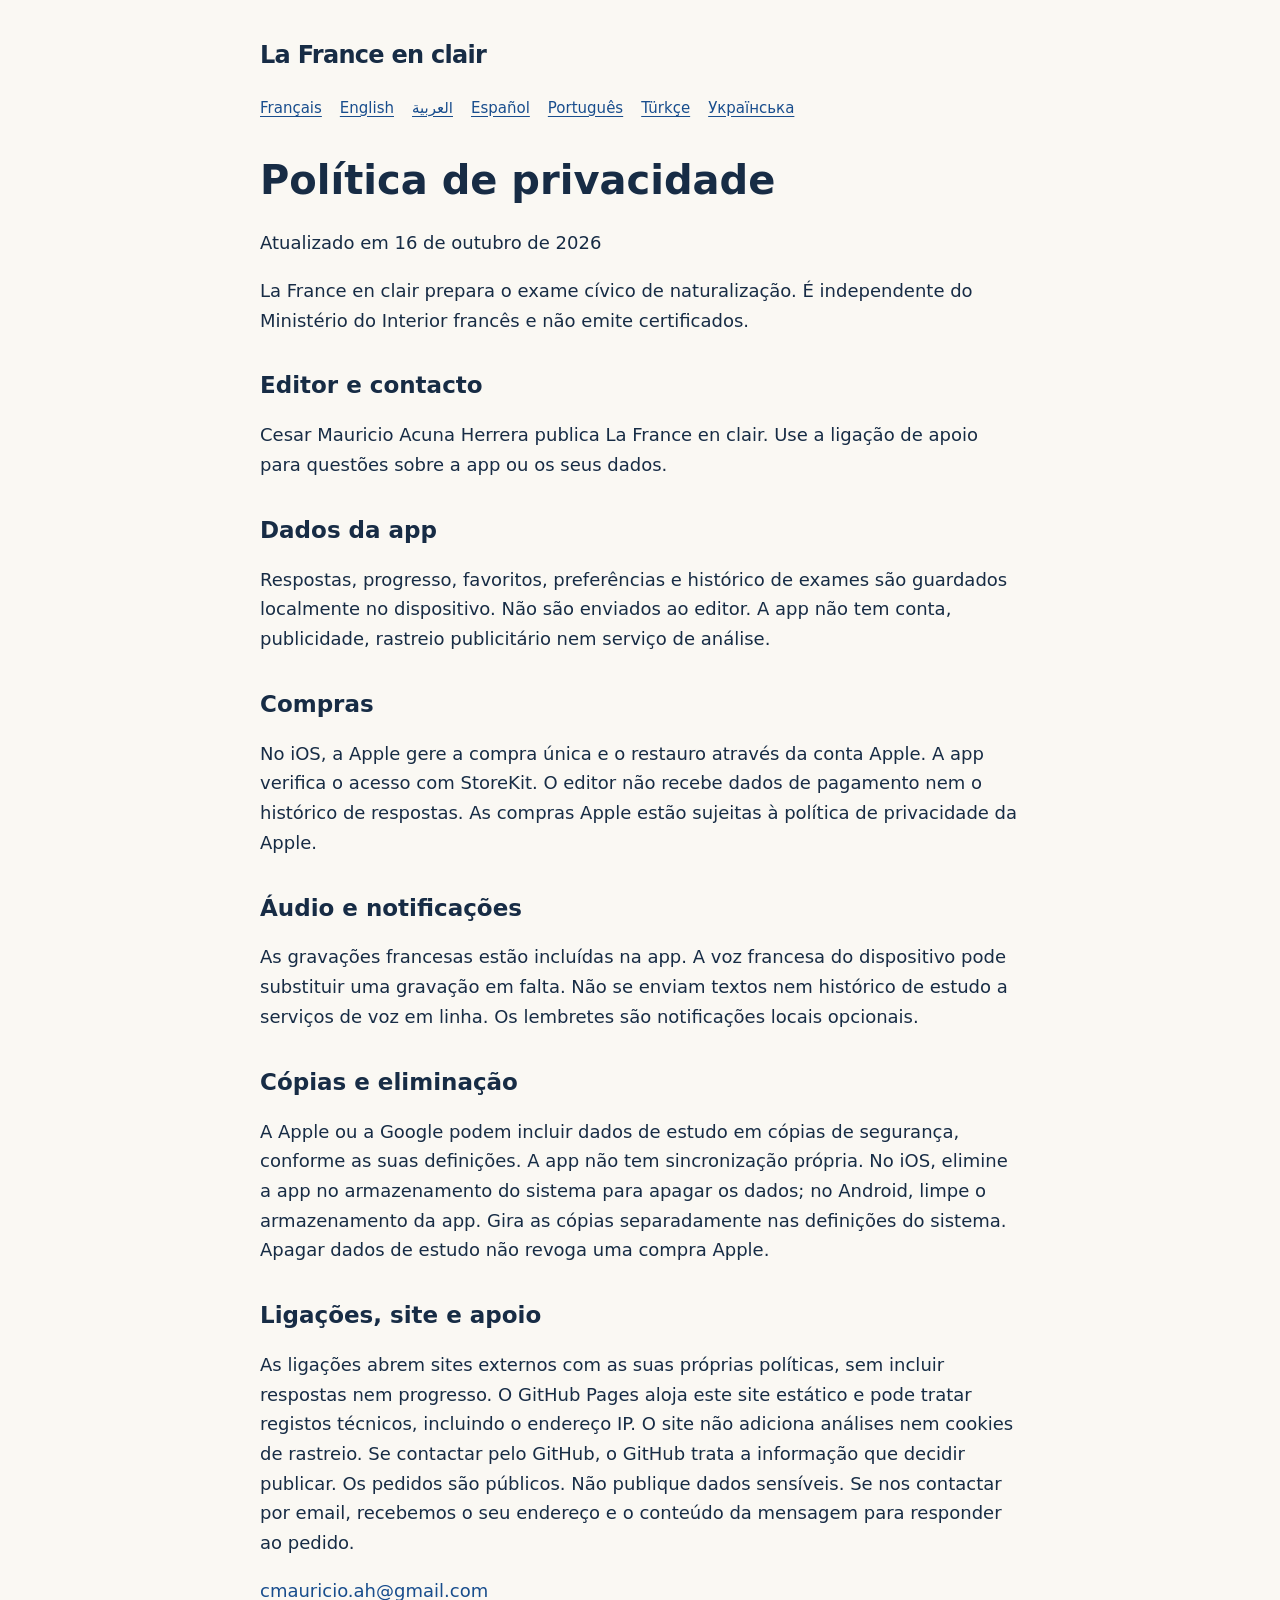
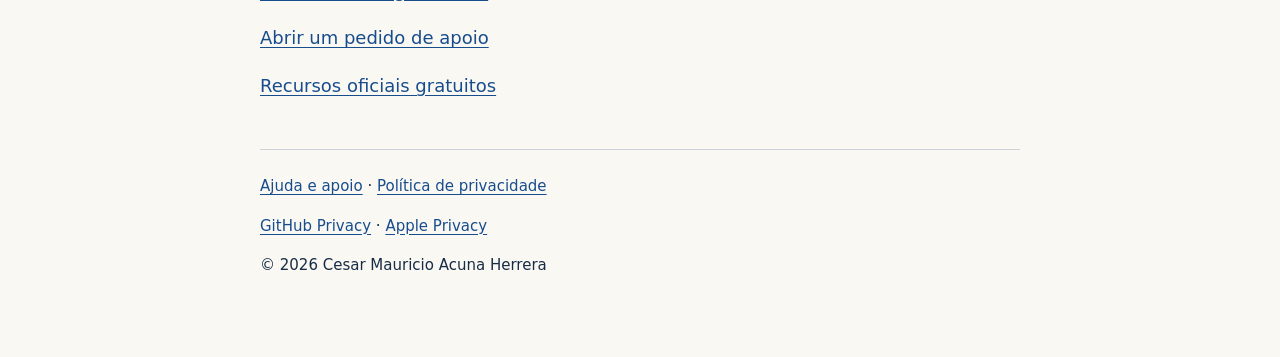
<file: pt/privacy.html>
<!doctype html>
<html lang="pt" dir="ltr"><head>
<meta charset="utf-8"><meta name="viewport" content="width=device-width,initial-scale=1">
<meta name="color-scheme" content="light dark"><title>Política de privacidade | La France en clair</title>
<link rel="stylesheet" href="../style.css"></head><body><main>
<div class="brand" dir="ltr">La France en clair</div><nav aria-label="Languages"><a lang="fr" href="../fr/privacy.html">Français</a><a lang="en" href="../en/privacy.html">English</a><a lang="ar" href="../ar/privacy.html">العربية</a><a lang="es" href="../es/privacy.html">Español</a><a lang="pt" href="../pt/privacy.html">Português</a><a lang="tr" href="../tr/privacy.html">Türkçe</a><a lang="uk" href="../uk/privacy.html">Українська</a></nav>
<h1>Política de privacidade</h1><p>Atualizado em 16 de outubro de 2026</p>
<p>La France en clair prepara o exame cívico de naturalização. É independente do Ministério do Interior francês e não emite certificados.</p><section><h2>Editor e contacto</h2><p>Cesar Mauricio Acuna Herrera publica La France en clair. Use a ligação de apoio para questões sobre a app ou os seus dados.</p></section><section><h2>Dados da app</h2><p>Respostas, progresso, favoritos, preferências e histórico de exames são guardados localmente no dispositivo. Não são enviados ao editor. A app não tem conta, publicidade, rastreio publicitário nem serviço de análise.</p></section><section><h2>Compras</h2><p>No iOS, a Apple gere a compra única e o restauro através da conta Apple. A app verifica o acesso com StoreKit. O editor não recebe dados de pagamento nem o histórico de respostas. As compras Apple estão sujeitas à política de privacidade da Apple.</p></section><section><h2>Áudio e notificações</h2><p>As gravações francesas estão incluídas na app. A voz francesa do dispositivo pode substituir uma gravação em falta. Não se enviam textos nem histórico de estudo a serviços de voz em linha. Os lembretes são notificações locais opcionais.</p></section><section><h2>Cópias e eliminação</h2><p>A Apple ou a Google podem incluir dados de estudo em cópias de segurança, conforme as suas definições. A app não tem sincronização própria. No iOS, elimine a app no armazenamento do sistema para apagar os dados; no Android, limpe o armazenamento da app. Gira as cópias separadamente nas definições do sistema. Apagar dados de estudo não revoga uma compra Apple.</p></section><section><h2>Ligações, site e apoio</h2><p>As ligações abrem sites externos com as suas próprias políticas, sem incluir respostas nem progresso. O GitHub Pages aloja este site estático e pode tratar registos técnicos, incluindo o endereço IP. O site não adiciona análises nem cookies de rastreio. Se contactar pelo GitHub, o GitHub trata a informação que decidir publicar. Os pedidos são públicos. Não publique dados sensíveis. Se nos contactar por email, recebemos o seu endereço e o conteúdo da mensagem para responder ao pedido.</p></section>
<p><a href="mailto:cmauricio.ah@gmail.com?subject=La%20France%20en%20clair">cmauricio.ah@gmail.com</a></p>
<p><a href="https://github.com/mauri3112/la-france-en-clair-support/issues/new">Abrir um pedido de apoio</a></p>
<p><a href="https://formation-civique.interieur.gouv.fr/">Recursos oficiais gratuitos</a></p>
<footer><a href="./">Ajuda e apoio</a> · <a href="privacy.html">Política de privacidade</a>
<p><a href="https://docs.github.com/en/site-policy/privacy-policies/github-general-privacy-statement">GitHub Privacy</a> ·
<a href="https://www.apple.com/legal/privacy/">Apple Privacy</a></p>
<p>© 2026 Cesar Mauricio Acuna Herrera</p></footer></main></body></html>
</file>
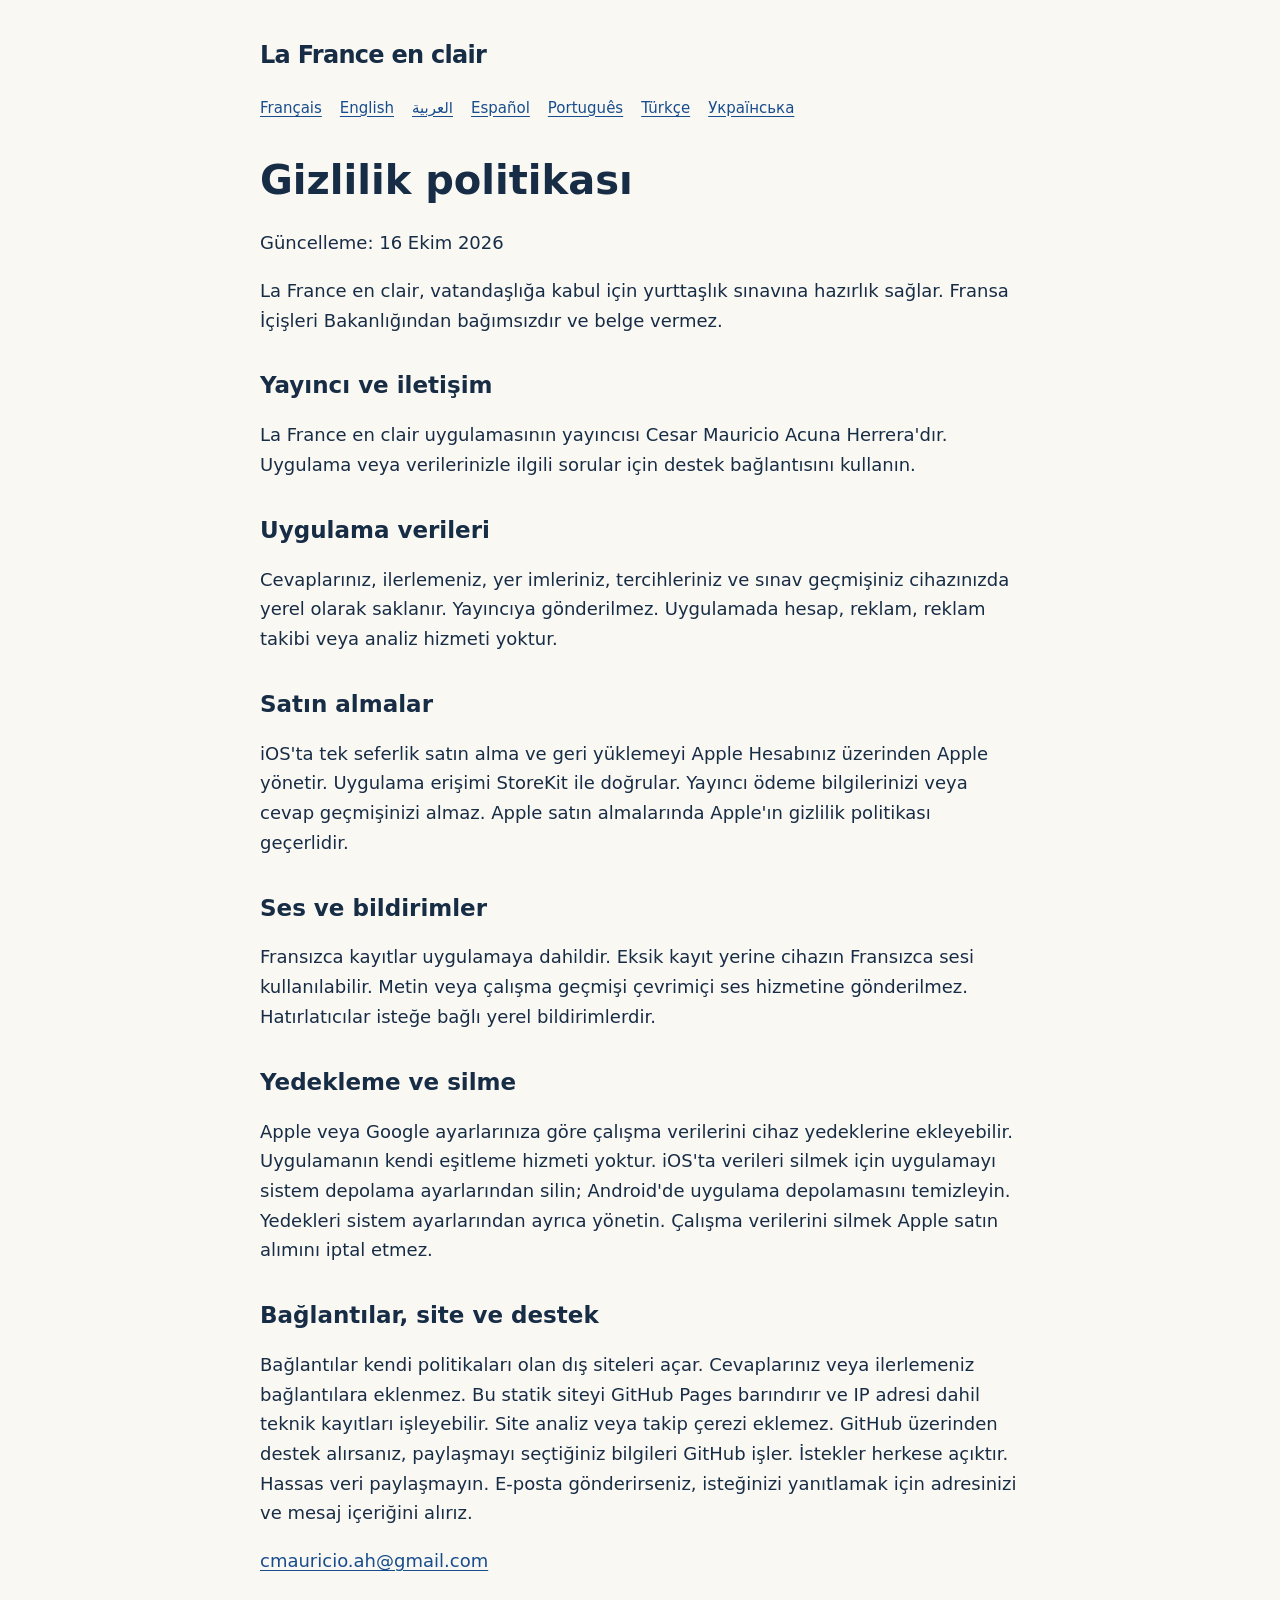
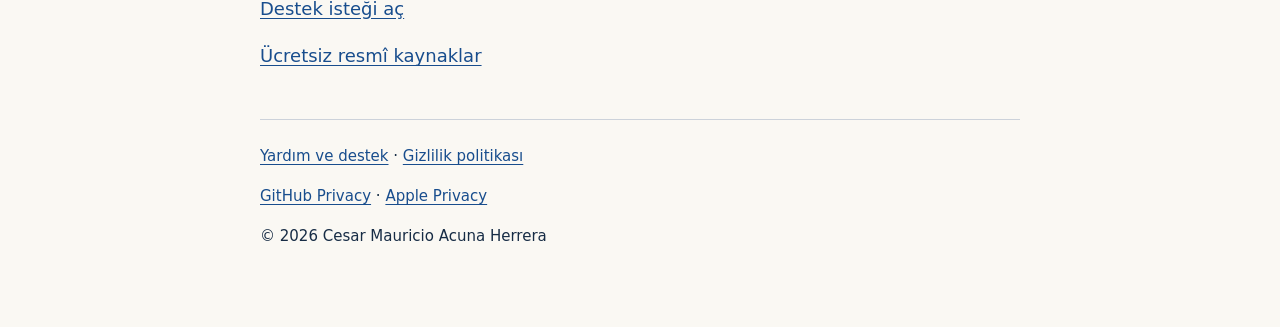
<file: tr/privacy.html>
<!doctype html>
<html lang="tr" dir="ltr"><head>
<meta charset="utf-8"><meta name="viewport" content="width=device-width,initial-scale=1">
<meta name="color-scheme" content="light dark"><title>Gizlilik politikası | La France en clair</title>
<link rel="stylesheet" href="../style.css"></head><body><main>
<div class="brand" dir="ltr">La France en clair</div><nav aria-label="Languages"><a lang="fr" href="../fr/privacy.html">Français</a><a lang="en" href="../en/privacy.html">English</a><a lang="ar" href="../ar/privacy.html">العربية</a><a lang="es" href="../es/privacy.html">Español</a><a lang="pt" href="../pt/privacy.html">Português</a><a lang="tr" href="../tr/privacy.html">Türkçe</a><a lang="uk" href="../uk/privacy.html">Українська</a></nav>
<h1>Gizlilik politikası</h1><p>Güncelleme: 16 Ekim 2026</p>
<p>La France en clair, vatandaşlığa kabul için yurttaşlık sınavına hazırlık sağlar. Fransa İçişleri Bakanlığından bağımsızdır ve belge vermez.</p><section><h2>Yayıncı ve iletişim</h2><p>La France en clair uygulamasının yayıncısı Cesar Mauricio Acuna Herrera&#x27;dır. Uygulama veya verilerinizle ilgili sorular için destek bağlantısını kullanın.</p></section><section><h2>Uygulama verileri</h2><p>Cevaplarınız, ilerlemeniz, yer imleriniz, tercihleriniz ve sınav geçmişiniz cihazınızda yerel olarak saklanır. Yayıncıya gönderilmez. Uygulamada hesap, reklam, reklam takibi veya analiz hizmeti yoktur.</p></section><section><h2>Satın almalar</h2><p>iOS&#x27;ta tek seferlik satın alma ve geri yüklemeyi Apple Hesabınız üzerinden Apple yönetir. Uygulama erişimi StoreKit ile doğrular. Yayıncı ödeme bilgilerinizi veya cevap geçmişinizi almaz. Apple satın almalarında Apple&#x27;ın gizlilik politikası geçerlidir.</p></section><section><h2>Ses ve bildirimler</h2><p>Fransızca kayıtlar uygulamaya dahildir. Eksik kayıt yerine cihazın Fransızca sesi kullanılabilir. Metin veya çalışma geçmişi çevrimiçi ses hizmetine gönderilmez. Hatırlatıcılar isteğe bağlı yerel bildirimlerdir.</p></section><section><h2>Yedekleme ve silme</h2><p>Apple veya Google ayarlarınıza göre çalışma verilerini cihaz yedeklerine ekleyebilir. Uygulamanın kendi eşitleme hizmeti yoktur. iOS&#x27;ta verileri silmek için uygulamayı sistem depolama ayarlarından silin; Android&#x27;de uygulama depolamasını temizleyin. Yedekleri sistem ayarlarından ayrıca yönetin. Çalışma verilerini silmek Apple satın alımını iptal etmez.</p></section><section><h2>Bağlantılar, site ve destek</h2><p>Bağlantılar kendi politikaları olan dış siteleri açar. Cevaplarınız veya ilerlemeniz bağlantılara eklenmez. Bu statik siteyi GitHub Pages barındırır ve IP adresi dahil teknik kayıtları işleyebilir. Site analiz veya takip çerezi eklemez. GitHub üzerinden destek alırsanız, paylaşmayı seçtiğiniz bilgileri GitHub işler. İstekler herkese açıktır. Hassas veri paylaşmayın. E-posta gönderirseniz, isteğinizi yanıtlamak için adresinizi ve mesaj içeriğini alırız.</p></section>
<p><a href="mailto:cmauricio.ah@gmail.com?subject=La%20France%20en%20clair">cmauricio.ah@gmail.com</a></p>
<p><a href="https://github.com/mauri3112/la-france-en-clair-support/issues/new">Destek isteği aç</a></p>
<p><a href="https://formation-civique.interieur.gouv.fr/">Ücretsiz resmî kaynaklar</a></p>
<footer><a href="./">Yardım ve destek</a> · <a href="privacy.html">Gizlilik politikası</a>
<p><a href="https://docs.github.com/en/site-policy/privacy-policies/github-general-privacy-statement">GitHub Privacy</a> ·
<a href="https://www.apple.com/legal/privacy/">Apple Privacy</a></p>
<p>© 2026 Cesar Mauricio Acuna Herrera</p></footer></main></body></html>
</file>
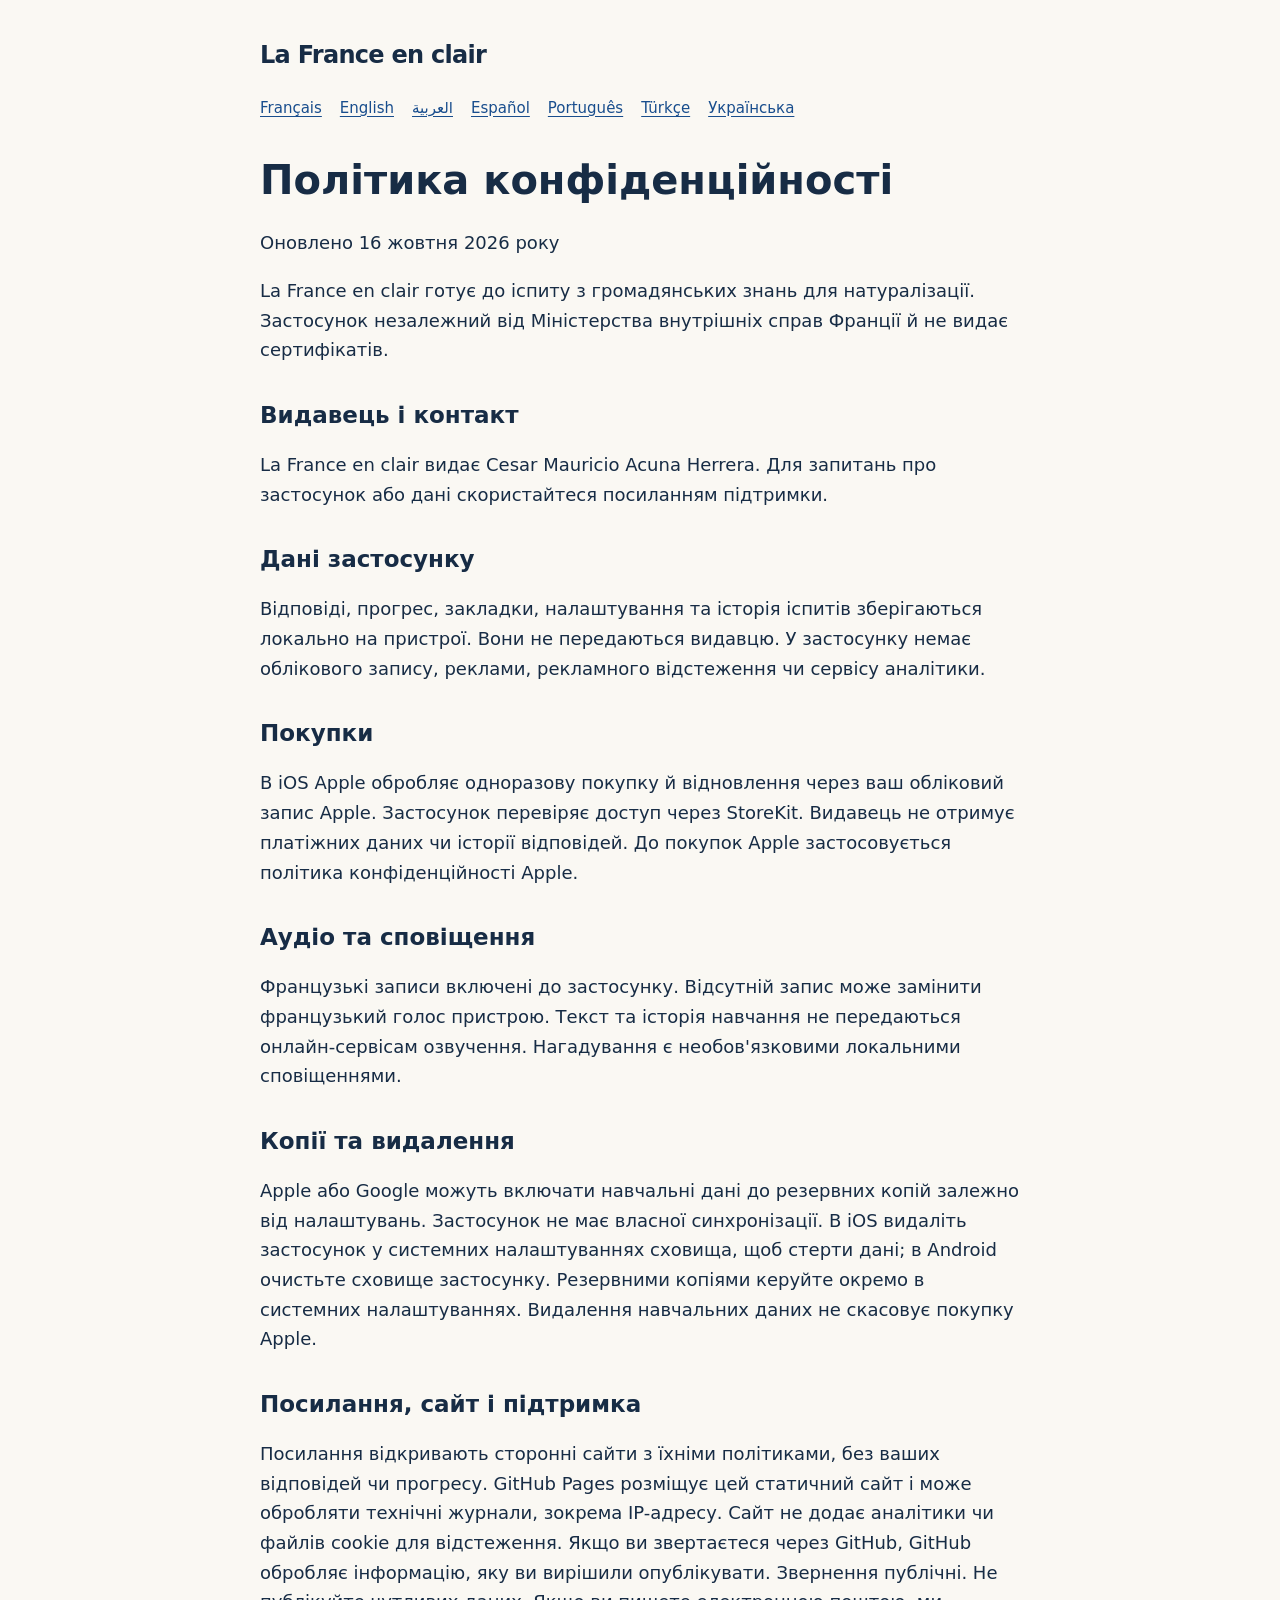
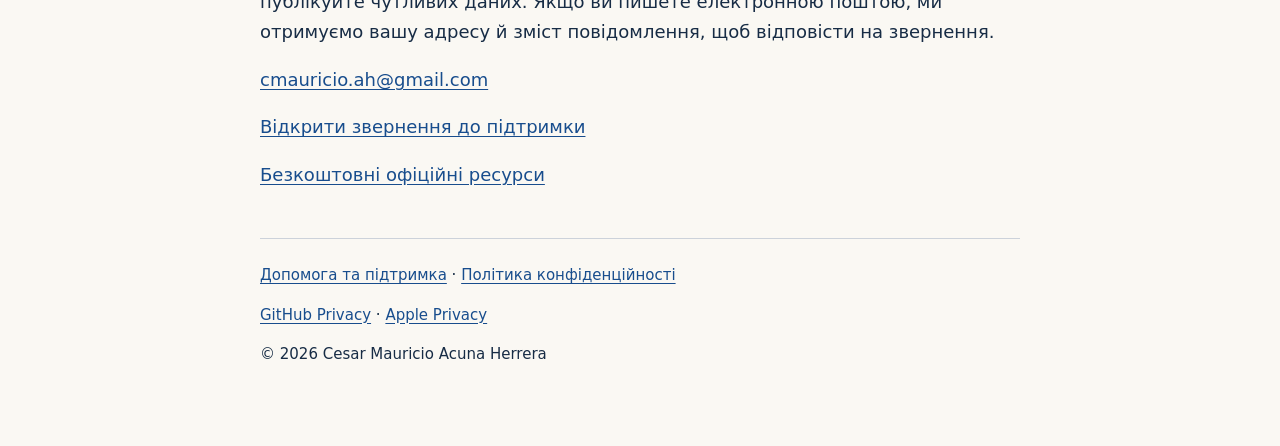
<file: uk/privacy.html>
<!doctype html>
<html lang="uk" dir="ltr"><head>
<meta charset="utf-8"><meta name="viewport" content="width=device-width,initial-scale=1">
<meta name="color-scheme" content="light dark"><title>Політика конфіденційності | La France en clair</title>
<link rel="stylesheet" href="../style.css"></head><body><main>
<div class="brand" dir="ltr">La France en clair</div><nav aria-label="Languages"><a lang="fr" href="../fr/privacy.html">Français</a><a lang="en" href="../en/privacy.html">English</a><a lang="ar" href="../ar/privacy.html">العربية</a><a lang="es" href="../es/privacy.html">Español</a><a lang="pt" href="../pt/privacy.html">Português</a><a lang="tr" href="../tr/privacy.html">Türkçe</a><a lang="uk" href="../uk/privacy.html">Українська</a></nav>
<h1>Політика конфіденційності</h1><p>Оновлено 16 жовтня 2026 року</p>
<p>La France en clair готує до іспиту з громадянських знань для натуралізації. Застосунок незалежний від Міністерства внутрішніх справ Франції й не видає сертифікатів.</p><section><h2>Видавець і контакт</h2><p>La France en clair видає Cesar Mauricio Acuna Herrera. Для запитань про застосунок або дані скористайтеся посиланням підтримки.</p></section><section><h2>Дані застосунку</h2><p>Відповіді, прогрес, закладки, налаштування та історія іспитів зберігаються локально на пристрої. Вони не передаються видавцю. У застосунку немає облікового запису, реклами, рекламного відстеження чи сервісу аналітики.</p></section><section><h2>Покупки</h2><p>В iOS Apple обробляє одноразову покупку й відновлення через ваш обліковий запис Apple. Застосунок перевіряє доступ через StoreKit. Видавець не отримує платіжних даних чи історії відповідей. До покупок Apple застосовується політика конфіденційності Apple.</p></section><section><h2>Аудіо та сповіщення</h2><p>Французькі записи включені до застосунку. Відсутній запис може замінити французький голос пристрою. Текст та історія навчання не передаються онлайн-сервісам озвучення. Нагадування є необов&#x27;язковими локальними сповіщеннями.</p></section><section><h2>Копії та видалення</h2><p>Apple або Google можуть включати навчальні дані до резервних копій залежно від налаштувань. Застосунок не має власної синхронізації. В iOS видаліть застосунок у системних налаштуваннях сховища, щоб стерти дані; в Android очистьте сховище застосунку. Резервними копіями керуйте окремо в системних налаштуваннях. Видалення навчальних даних не скасовує покупку Apple.</p></section><section><h2>Посилання, сайт і підтримка</h2><p>Посилання відкривають сторонні сайти з їхніми політиками, без ваших відповідей чи прогресу. GitHub Pages розміщує цей статичний сайт і може обробляти технічні журнали, зокрема IP-адресу. Сайт не додає аналітики чи файлів cookie для відстеження. Якщо ви звертаєтеся через GitHub, GitHub обробляє інформацію, яку ви вирішили опублікувати. Звернення публічні. Не публікуйте чутливих даних. Якщо ви пишете електронною поштою, ми отримуємо вашу адресу й зміст повідомлення, щоб відповісти на звернення.</p></section>
<p><a href="mailto:cmauricio.ah@gmail.com?subject=La%20France%20en%20clair">cmauricio.ah@gmail.com</a></p>
<p><a href="https://github.com/mauri3112/la-france-en-clair-support/issues/new">Відкрити звернення до підтримки</a></p>
<p><a href="https://formation-civique.interieur.gouv.fr/">Безкоштовні офіційні ресурси</a></p>
<footer><a href="./">Допомога та підтримка</a> · <a href="privacy.html">Політика конфіденційності</a>
<p><a href="https://docs.github.com/en/site-policy/privacy-policies/github-general-privacy-statement">GitHub Privacy</a> ·
<a href="https://www.apple.com/legal/privacy/">Apple Privacy</a></p>
<p>© 2026 Cesar Mauricio Acuna Herrera</p></footer></main></body></html>
</file>
<file: style.css>
body{margin:0;background:#faf8f3;color:#172c45;font:18px/1.65 system-ui,sans-serif}
main{max-width:760px;margin:auto;padding:36px 24px 64px}a{color:#184d8d;text-underline-offset:3px}
nav{display:flex;flex-wrap:wrap;gap:8px 18px;margin:20px 0 36px;font-size:15px}
h1{font-size:clamp(28px,5vw,40px);line-height:1.2;margin:12px 0 24px}h2{font-size:23px;line-height:1.3;margin-top:36px}
.brand{font-weight:750;letter-spacing:-.03em;font-size:24px}footer{margin-top:48px;padding-top:24px;border-top:1px solid #ccd2da;font-size:15px}
@media(prefers-color-scheme:dark){body{background:#111b29;color:#e7edf5}a{color:#a5c9fa}footer{border-color:#43516a}}
</file>
